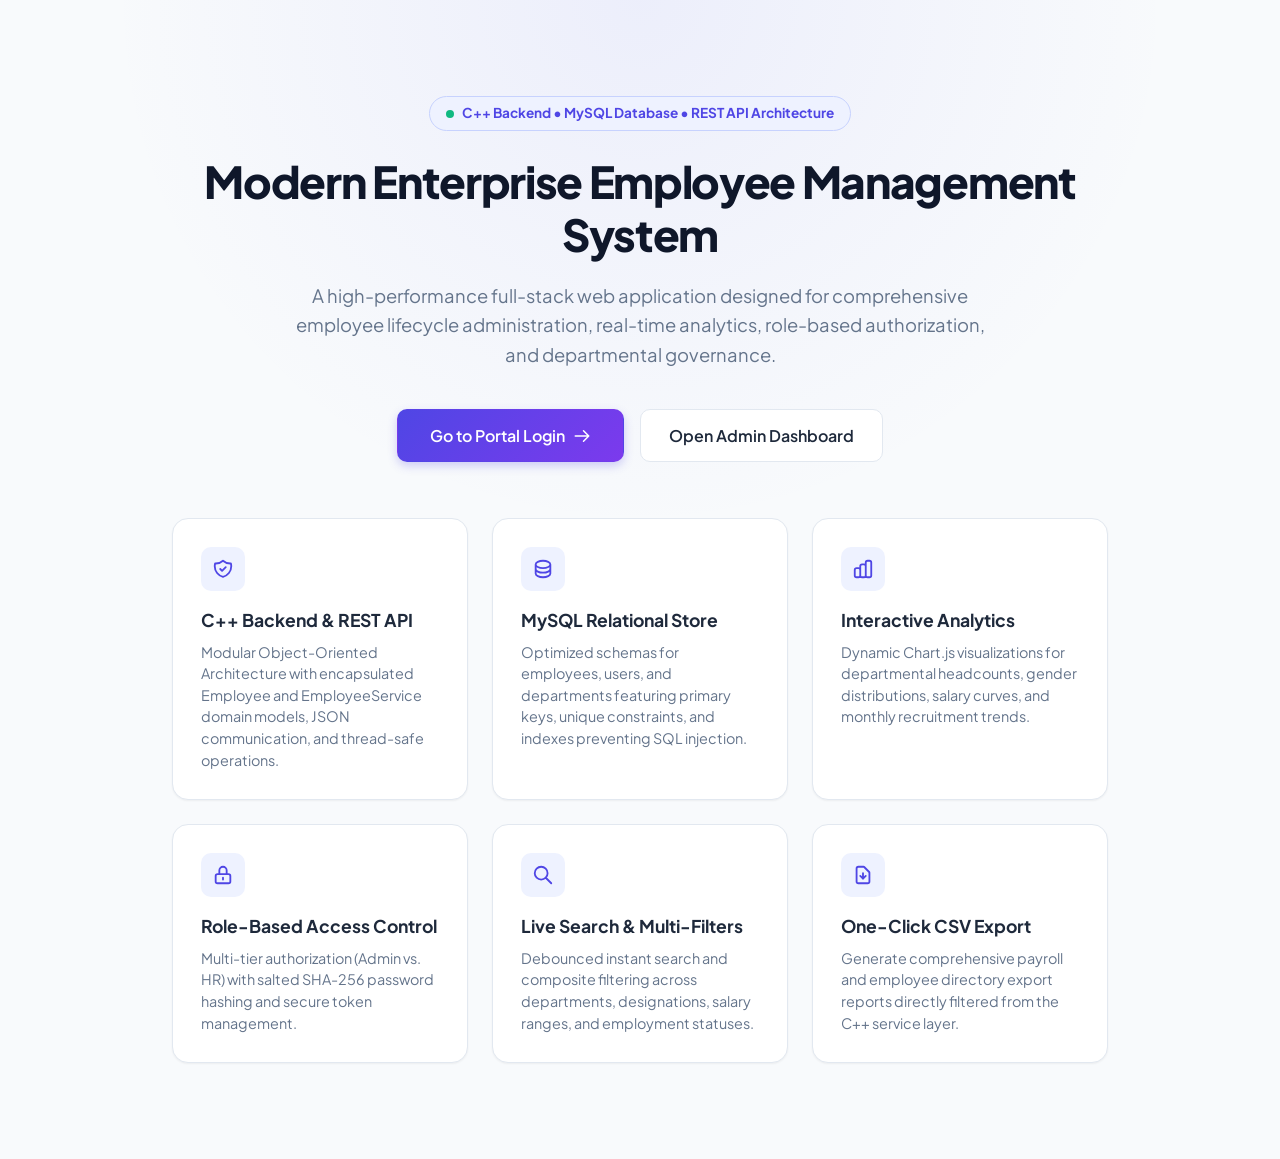
<file: EmployeeManagementSystem/frontend/index.html>
<!DOCTYPE html>
<html lang="en">
<head>
    <meta charset="UTF-8">
    <meta name="viewport" content="width=device-width, initial-scale=1.0">
    <title>Employee Management System - C++ & MySQL Full-Stack Enterprise Platform</title>
    <meta name="description" content="Professional Full-Stack Employee Management System built with C++, REST API, MySQL, and modern frontend.">
    <!-- Google Fonts -->
    <link rel="preconnect" href="https://fonts.googleapis.com">
    <link rel="preconnect" href="https://fonts.gstatic.com" crossorigin>
    <link href="https://fonts.googleapis.com/css2?family=Plus+Jakarta+Sans:wght@400;500;600;700;800&display=swap" rel="stylesheet">
    <link rel="stylesheet" href="css/style.css">
    <style>
        .landing-hero {
            max-width: 1000px;
            margin: 4rem auto;
            text-align: center;
            padding: 2rem;
        }
        .hero-badge {
            display: inline-flex;
            align-items: center;
            gap: 0.5rem;
            padding: 0.4rem 1rem;
            border-radius: var(--radius-full);
            background: var(--primary-light);
            color: var(--primary);
            font-size: 0.85rem;
            font-weight: 700;
            margin-bottom: 1.5rem;
            border: 1px solid #c7d2fe;
        }
        .hero-title {
            font-size: 2.75rem;
            font-weight: 800;
            letter-spacing: -0.03em;
            line-height: 1.2;
            margin-bottom: 1.25rem;
            color: var(--dark);
        }
        .hero-subtitle {
            font-size: 1.15rem;
            color: var(--text-secondary);
            max-width: 720px;
            margin: 0 auto 2.5rem auto;
            line-height: 1.6;
        }
        .hero-buttons {
            display: flex;
            justify-content: center;
            gap: 1rem;
            margin-bottom: 3.5rem;
            flex-wrap: wrap;
        }
        .features-grid {
            display: grid;
            grid-template-columns: repeat(auto-fit, minmax(280px, 1fr));
            gap: 1.5rem;
            text-align: left;
            margin-top: 2rem;
        }
        .feature-card {
            background: #ffffff;
            border: 1px solid var(--border-color);
            border-radius: var(--radius-lg);
            padding: 1.75rem;
            box-shadow: var(--shadow-sm);
            transition: transform var(--transition-fast), box-shadow var(--transition-fast);
        }
        .feature-card:hover {
            transform: translateY(-4px);
            box-shadow: var(--shadow-md);
        }
        .feature-icon {
            width: 44px;
            height: 44px;
            border-radius: var(--radius-md);
            background: var(--primary-light);
            color: var(--primary);
            display: flex;
            align-items: center;
            justify-content: center;
            margin-bottom: 1rem;
        }
    </style>
</head>
<body style="background: radial-gradient(circle at 50% 0%, rgba(99, 102, 241, 0.08), transparent 40%), var(--bg-page);">

    <div class="landing-hero">
        <div class="hero-badge">
            <span style="display:inline-block; width:8px; height:8px; border-radius:50%; background:#10b981;"></span>
            C++ Backend &bull; MySQL Database &bull; REST API Architecture
        </div>
        <h1 class="hero-title">Modern Enterprise Employee Management System</h1>
        <p class="hero-subtitle">
            A high-performance full-stack web application designed for comprehensive employee lifecycle administration, real-time analytics, role-based authorization, and departmental governance.
        </p>

        <div class="hero-buttons">
            <a href="login.html" class="btn btn-primary" style="padding: 0.85rem 2rem; font-size: 1rem;">
                Go to Portal Login
                <svg width="18" height="18" fill="none" stroke="currentColor" viewBox="0 0 24 24"><path stroke-linecap="round" stroke-linejoin="round" stroke-width="2" d="M14 5l7 7m0 0l-7 7m7-7H3"></path></svg>
            </a>
            <a href="dashboard.html" class="btn btn-secondary" style="padding: 0.85rem 1.75rem; font-size: 1rem;">
                Open Admin Dashboard
            </a>
        </div>

        <div class="features-grid">
            <div class="feature-card">
                <div class="feature-icon">
                    <svg width="22" height="22" fill="none" stroke="currentColor" viewBox="0 0 24 24"><path stroke-linecap="round" stroke-linejoin="round" stroke-width="2" d="M9 12l2 2 4-4m5.618-4.016A11.955 11.955 0 0112 2.944a11.955 11.955 0 01-8.618 3.04A12.02 12.02 0 003 9c0 5.591 3.824 10.29 9 11.622 5.176-1.332 9-6.03 9-11.622 0-1.042-.133-2.052-.382-3.016z"></path></svg>
                </div>
                <h3 style="font-size: 1.1rem; margin-bottom: 0.5rem;">C++ Backend & REST API</h3>
                <p style="color: var(--text-secondary); font-size: 0.9rem;">
                    Modular Object-Oriented Architecture with encapsulated Employee and EmployeeService domain models, JSON communication, and thread-safe operations.
                </p>
            </div>

            <div class="feature-card">
                <div class="feature-icon">
                    <svg width="22" height="22" fill="none" stroke="currentColor" viewBox="0 0 24 24"><path stroke-linecap="round" stroke-linejoin="round" stroke-width="2" d="M4 7v10c0 2.21 3.582 4 8 4s8-1.79 8-4V7M4 7c0 2.21 3.582 4 8 4s8-1.79 8-4M4 7c0-2.21 3.582-4 8-4s8 1.79 8 4m0 5c0 2.21-3.582 4-8 4s-8-1.79-8-4"></path></svg>
                </div>
                <h3 style="font-size: 1.1rem; margin-bottom: 0.5rem;">MySQL Relational Store</h3>
                <p style="color: var(--text-secondary); font-size: 0.9rem;">
                    Optimized schemas for employees, users, and departments featuring primary keys, unique constraints, and indexes preventing SQL injection.
                </p>
            </div>

            <div class="feature-card">
                <div class="feature-icon">
                    <svg width="22" height="22" fill="none" stroke="currentColor" viewBox="0 0 24 24"><path stroke-linecap="round" stroke-linejoin="round" stroke-width="2" d="M9 19v-6a2 2 0 00-2-2H5a2 2 0 00-2 2v6a2 2 0 002 2h2a2 2 0 002-2zm0 0V9a2 2 0 012-2h2a2 2 0 012 2v10m-6 0a2 2 0 002 2h2a2 2 0 002-2m0 0V5a2 2 0 012-2h2a2 2 0 012 2v14a2 2 0 01-2 2h-2a2 2 0 01-2-2z"></path></svg>
                </div>
                <h3 style="font-size: 1.1rem; margin-bottom: 0.5rem;">Interactive Analytics</h3>
                <p style="color: var(--text-secondary); font-size: 0.9rem;">
                    Dynamic Chart.js visualizations for departmental headcounts, gender distributions, salary curves, and monthly recruitment trends.
                </p>
            </div>

            <div class="feature-card">
                <div class="feature-icon">
                    <svg width="22" height="22" fill="none" stroke="currentColor" viewBox="0 0 24 24"><path stroke-linecap="round" stroke-linejoin="round" stroke-width="2" d="M12 15v2m-6 4h12a2 2 0 002-2v-6a2 2 0 00-2-2H6a2 2 0 00-2 2v6a2 2 0 002 2zm10-10V7a4 4 0 00-8 0v4h8z"></path></svg>
                </div>
                <h3 style="font-size: 1.1rem; margin-bottom: 0.5rem;">Role-Based Access Control</h3>
                <p style="color: var(--text-secondary); font-size: 0.9rem;">
                    Multi-tier authorization (Admin vs. HR) with salted SHA-256 password hashing and secure token management.
                </p>
            </div>

            <div class="feature-card">
                <div class="feature-icon">
                    <svg width="22" height="22" fill="none" stroke="currentColor" viewBox="0 0 24 24"><path stroke-linecap="round" stroke-linejoin="round" stroke-width="2" d="M21 21l-6-6m2-5a7 7 0 11-14 0 7 7 0 0114 0z"></path></svg>
                </div>
                <h3 style="font-size: 1.1rem; margin-bottom: 0.5rem;">Live Search & Multi-Filters</h3>
                <p style="color: var(--text-secondary); font-size: 0.9rem;">
                    Debounced instant search and composite filtering across departments, designations, salary ranges, and employment statuses.
                </p>
            </div>

            <div class="feature-card">
                <div class="feature-icon">
                    <svg width="22" height="22" fill="none" stroke="currentColor" viewBox="0 0 24 24"><path stroke-linecap="round" stroke-linejoin="round" stroke-width="2" d="M12 10v6m0 0l-3-3m3 3l3-3m2 8H7a2 2 0 01-2-2V5a2 2 0 012-2h5.586a1 1 0 01.707.293l5.414 5.414a1 1 0 01.293.707V19a2 2 0 01-2 2z"></path></svg>
                </div>
                <h3 style="font-size: 1.1rem; margin-bottom: 0.5rem;">One-Click CSV Export</h3>
                <p style="color: var(--text-secondary); font-size: 0.9rem;">
                    Generate comprehensive payroll and employee directory export reports directly filtered from the C++ service layer.
                </p>
            </div>
        </div>
    </div>

    <script src="js/api.js"></script>
    <script>
        // If already logged in, redirect straight to dashboard
        if (api.getToken() && api.getCurrentUser()) {
            window.location.href = "dashboard.html";
        }
    </script>
</body>
</html>
</file>
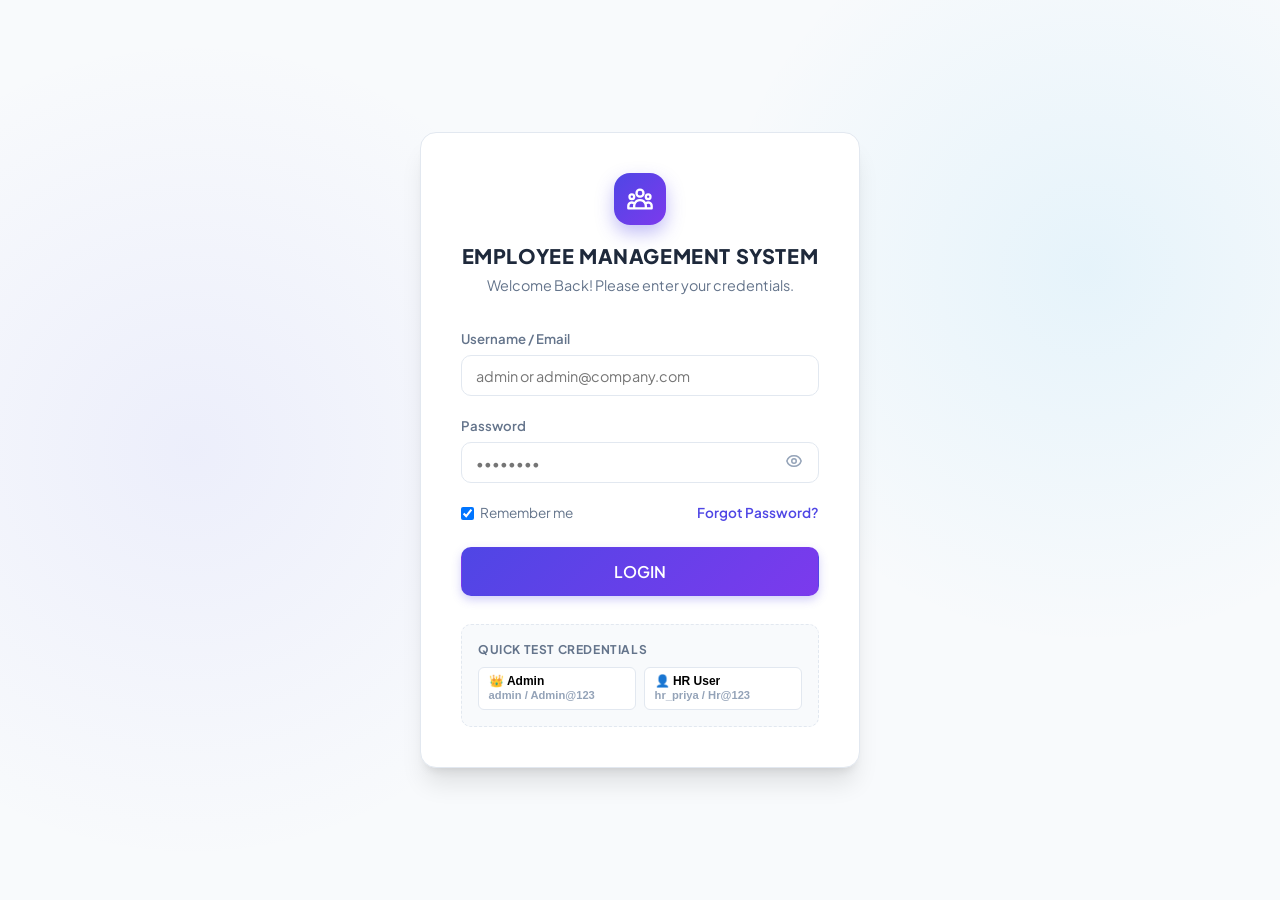
<file: EmployeeManagementSystem/frontend/add-employee.html>
<!DOCTYPE html>
<html lang="en">
<head>
    <meta charset="UTF-8">
    <meta name="viewport" content="width=device-width, initial-scale=1.0">
    <title>Add Employee - Employee Management System</title>
    <meta name="description" content="Register a new employee into the system.">
    <!-- Google Fonts -->
    <link rel="preconnect" href="https://fonts.googleapis.com">
    <link rel="preconnect" href="https://fonts.gstatic.com" crossorigin>
    <link href="https://fonts.googleapis.com/css2?family=Plus+Jakarta+Sans:wght@400;500;600;700;800&display=swap" rel="stylesheet">
    <link rel="stylesheet" href="css/style.css">
</head>
<body>

    <div class="app-container">
        <!-- Sidebar Navigation -->
        <aside class="sidebar" id="app-sidebar">
            <div class="sidebar-header">
                <div class="sidebar-logo-icon">EMS</div>
                <div>
                    <div class="sidebar-brand-name">ApexEMS</div>
                    <div class="sidebar-brand-sub">Management Suite</div>
                </div>
            </div>

            <nav class="sidebar-menu">
                <div class="sidebar-section-title">Navigation</div>
                <a href="dashboard.html" class="sidebar-link">
                    <svg fill="none" stroke="currentColor" viewBox="0 0 24 24"><path stroke-linecap="round" stroke-linejoin="round" d="M3 12l2-2m0 0l7-7 7 7M5 10v10a1 1 0 001 1h3m10-11l2 2m-2-2v10a1 1 0 01-1 1h-3m-6 0a1 1 0 001-1v-4a1 1 0 011-1h2a1 1 0 011 1v4a1 1 0 001 1m-6 0h6"></path></svg>
                    Dashboard
                </a>
                <a href="employees.html" class="sidebar-link">
                    <svg fill="none" stroke="currentColor" viewBox="0 0 24 24"><path stroke-linecap="round" stroke-linejoin="round" d="M12 4.354a4 4 0 110 5.292M15 21H3v-1a6 6 0 0112 0v1zm0 0h6v-1a6 6 0 00-9-5.197M13 7a4 4 0 11-8 0 4 4 0 018 0z"></path></svg>
                    Employees
                </a>
                <a href="add-employee.html" class="sidebar-link active">
                    <svg fill="none" stroke="currentColor" viewBox="0 0 24 24"><path stroke-linecap="round" stroke-linejoin="round" d="M18 9v3m0 0v3m0-3h3m-3 0h-3m-2-5a4 4 0 11-8 0 4 4 0 018 0zM3 20a6 6 0 0112 0v1H3v-1z"></path></svg>
                    Add Employee
                </a>
                <a href="departments.html" class="sidebar-link">
                    <svg fill="none" stroke="currentColor" viewBox="0 0 24 24"><path stroke-linecap="round" stroke-linejoin="round" d="M19 21V5a2 2 0 00-2-2H7a2 2 0 00-2 2v16m14 0h2m-2 0h-5m-9 0H3m2 0h5M9 7h1m-1 4h1m4-4h1m-1 4h1m-5 10v-5a1 1 0 011-1h2a1 1 0 011 1v5m-4 0h4"></path></svg>
                    Departments
                </a>
                <a href="reports.html" class="sidebar-link">
                    <svg fill="none" stroke="currentColor" viewBox="0 0 24 24"><path stroke-linecap="round" stroke-linejoin="round" d="M9 17v-2m3 2v-4m3 4v-6m2 10H7a2 2 0 01-2-2V5a2 2 0 012-2h5.586a1 1 0 01.707.293l5.414 5.414a1 1 0 01.293.707V19a2 2 0 01-2 2z"></path></svg>
                    Reports
                </a>

                <div class="sidebar-section-title" style="margin-top: 1rem;">System</div>
                <a href="settings.html" class="sidebar-link">
                    <svg fill="none" stroke="currentColor" viewBox="0 0 24 24"><path stroke-linecap="round" stroke-linejoin="round" d="M10.325 4.317c.426-1.756 2.924-1.756 3.35 0a1.724 1.724 0 002.573 1.066c1.543-.94 3.31.826 2.37 2.37a1.724 1.724 0 001.065 2.572c1.756.426 1.756 2.924 0 3.35a1.724 1.724 0 00-1.066 2.573c.94 1.543-.826 3.31-2.37 2.37a1.724 1.724 0 00-2.572 1.065c-.426 1.756-2.924 1.756-3.35 0a1.724 1.724 0 00-2.573-1.066c-1.543.94-3.31-.826-2.37-2.37a1.724 1.724 0 00-1.065-2.572c-1.756-.426-1.756-2.924 0-3.35a1.724 1.724 0 001.066-2.573c-.94-1.543.826-3.31 2.37-2.37.996.608 2.296.07 2.572-1.065z"></path><path stroke-linecap="round" stroke-linejoin="round" d="M15 12a3 3 0 11-6 0 3 3 0 016 0z"></path></svg>
                    Settings
                </a>
            </nav>

            <div class="sidebar-footer">
                <div class="user-profile-widget">
                    <div class="avatar" id="sidebar-avatar">AD</div>
                    <div class="user-profile-info">
                        <span class="user-profile-name" id="sidebar-username">Admin</span>
                        <span class="user-role-badge" id="sidebar-role">Admin</span>
                    </div>
                </div>
                <button class="btn-sidebar-logout" onclick="logout()" title="Logout">
                    <svg width="20" height="20" fill="none" stroke="currentColor" viewBox="0 0 24 24"><path stroke-linecap="round" stroke-linejoin="round" stroke-width="2" d="M17 16l4-4m0 0l-4-4m4 4H7m6 4v1a3 3 0 01-3 3H6a3 3 0 01-3-3V7a3 3 0 013-3h4a3 3 0 013 3v1"></path></svg>
                </button>
            </div>
        </aside>

        <!-- Main Content Area -->
        <main class="main-wrapper">
            <header class="top-header">
                <div class="header-left">
                    <button class="mobile-nav-toggle" aria-label="Toggle navigation">
                        <svg width="24" height="24" fill="none" stroke="currentColor" viewBox="0 0 24 24"><path stroke-linecap="round" stroke-linejoin="round" stroke-width="2" d="M4 6h16M4 12h16M4 18h16"></path></svg>
                    </button>
                    <h1 class="page-title">Add New Employee</h1>
                </div>
                <div class="header-right">
                    <a href="employees.html" class="btn btn-secondary" style="font-size:0.875rem;">
                        <svg width="16" height="16" fill="none" stroke="currentColor" viewBox="0 0 24 24"><path stroke-linecap="round" stroke-linejoin="round" stroke-width="2" d="M10 19l-7-7m0 0l7-7m-7 7h18"></path></svg>
                        Back to List
                    </a>
                </div>
            </header>

            <div class="content-body">
                <div class="table-card" style="max-width: 900px; margin: 0 auto; padding: 2.25rem;">
                    <div style="margin-bottom: 2rem; border-bottom: 1px solid var(--border-color); padding-bottom: 1rem;">
                        <h2 style="font-size: 1.25rem; font-weight: 700; color: var(--text-primary);">Employee Registration Form</h2>
                        <p style="font-size: 0.875rem; color: var(--text-secondary); margin-top: 0.25rem;">
                            Fill in all required fields to onboard a new employee into the system.
                        </p>
                    </div>

                    <form id="add-employee-form">
                        <div style="display: grid; grid-template-columns: repeat(auto-fit, minmax(250px, 1fr)); gap: 1.5rem; margin-bottom: 1.75rem;">
                            <!-- Employee ID -->
                            <div class="form-group">
                                <label for="add-emp-id" class="form-label">Employee ID <span style="color:var(--danger);">*</span></label>
                                <input type="text" id="add-emp-id" class="form-control" placeholder="e.g. EMP120" required>
                                <span style="font-size:0.75rem; color:var(--text-muted);">Must be unique across the organization.</span>
                            </div>

                            <!-- Full Name -->
                            <div class="form-group">
                                <label for="add-emp-name" class="form-label">Full Name <span style="color:var(--danger);">*</span></label>
                                <input type="text" id="add-emp-name" class="form-control" placeholder="e.g. Rahul Sharma" required minlength="2">
                            </div>

                            <!-- Age -->
                            <div class="form-group">
                                <label for="add-emp-age" class="form-label">Age <span style="color:var(--danger);">*</span></label>
                                <input type="number" id="add-emp-age" class="form-control" placeholder="28" min="18" max="75" required>
                            </div>

                            <!-- Gender -->
                            <div class="form-group">
                                <label for="add-emp-gender" class="form-label">Gender <span style="color:var(--danger);">*</span></label>
                                <select id="add-emp-gender" class="form-control" required>
                                    <option value="Male">Male</option>
                                    <option value="Female">Female</option>
                                    <option value="Other">Other</option>
                                </select>
                            </div>

                            <!-- Email -->
                            <div class="form-group">
                                <label for="add-emp-email" class="form-label">Email Address <span style="color:var(--danger);">*</span></label>
                                <input type="email" id="add-emp-email" class="form-control" placeholder="rahul@company.com" required>
                            </div>

                            <!-- Phone -->
                            <div class="form-group">
                                <label for="add-emp-phone" class="form-label">Phone Number <span style="color:var(--danger);">*</span></label>
                                <input type="tel" id="add-emp-phone" class="form-control" placeholder="9876543210" required>
                            </div>

                            <!-- Department -->
                            <div class="form-group">
                                <label for="add-emp-department" class="form-label">Department <span style="color:var(--danger);">*</span></label>
                                <select id="add-emp-department" class="form-control" required>
                                    <!-- Populated from database -->
                                </select>
                            </div>

                            <!-- Designation -->
                            <div class="form-group">
                                <label for="add-emp-designation" class="form-label">Designation <span style="color:var(--danger);">*</span></label>
                                <input type="text" id="add-emp-designation" class="form-control" placeholder="e.g. Senior Software Engineer" required>
                            </div>

                            <!-- Salary -->
                            <div class="form-group">
                                <label for="add-emp-salary" class="form-label">Monthly Salary (₹) <span style="color:var(--danger);">*</span></label>
                                <input type="number" id="add-emp-salary" class="form-control" placeholder="65000" min="1" step="100" required>
                            </div>

                            <!-- Joining Date -->
                            <div class="form-group">
                                <label for="add-emp-joining-date" class="form-label">Joining Date <span style="color:var(--danger);">*</span></label>
                                <input type="date" id="add-emp-joining-date" class="form-control" required>
                            </div>

                            <!-- Employment Status -->
                            <div class="form-group">
                                <label for="add-emp-status" class="form-label">Employment Status <span style="color:var(--danger);">*</span></label>
                                <select id="add-emp-status" class="form-control" required>
                                    <option value="Active">Active</option>
                                    <option value="Inactive">Inactive</option>
                                    <option value="On Leave">On Leave</option>
                                </select>
                            </div>
                        </div>

                        <!-- Address -->
                        <div class="form-group" style="margin-bottom: 2rem;">
                            <label for="add-emp-address" class="form-label">Residential Address</label>
                            <textarea id="add-emp-address" class="form-control" rows="3" placeholder="Enter complete address details..."></textarea>
                        </div>

                        <!-- Form Actions -->
                        <div style="display:flex; justify-content: flex-end; gap: 1rem; border-top: 1px solid var(--border-color); padding-top: 1.5rem;">
                            <a href="employees.html" class="btn btn-secondary">Cancel</a>
                            <button type="submit" id="btn-submit-add-emp" class="btn btn-primary" style="padding: 0.75rem 2rem;">
                                Add Employee
                            </button>
                        </div>
                    </form>
                </div>
            </div>
        </main>
    </div>

    <script src="js/api.js"></script>
    <script src="js/auth.js"></script>
    <script src="js/employees.js"></script>
    <script>
        requireAuth();
        document.addEventListener("DOMContentLoaded", () => {
            initAddEmployee();
        });
    </script>
</body>
</html>
</file>
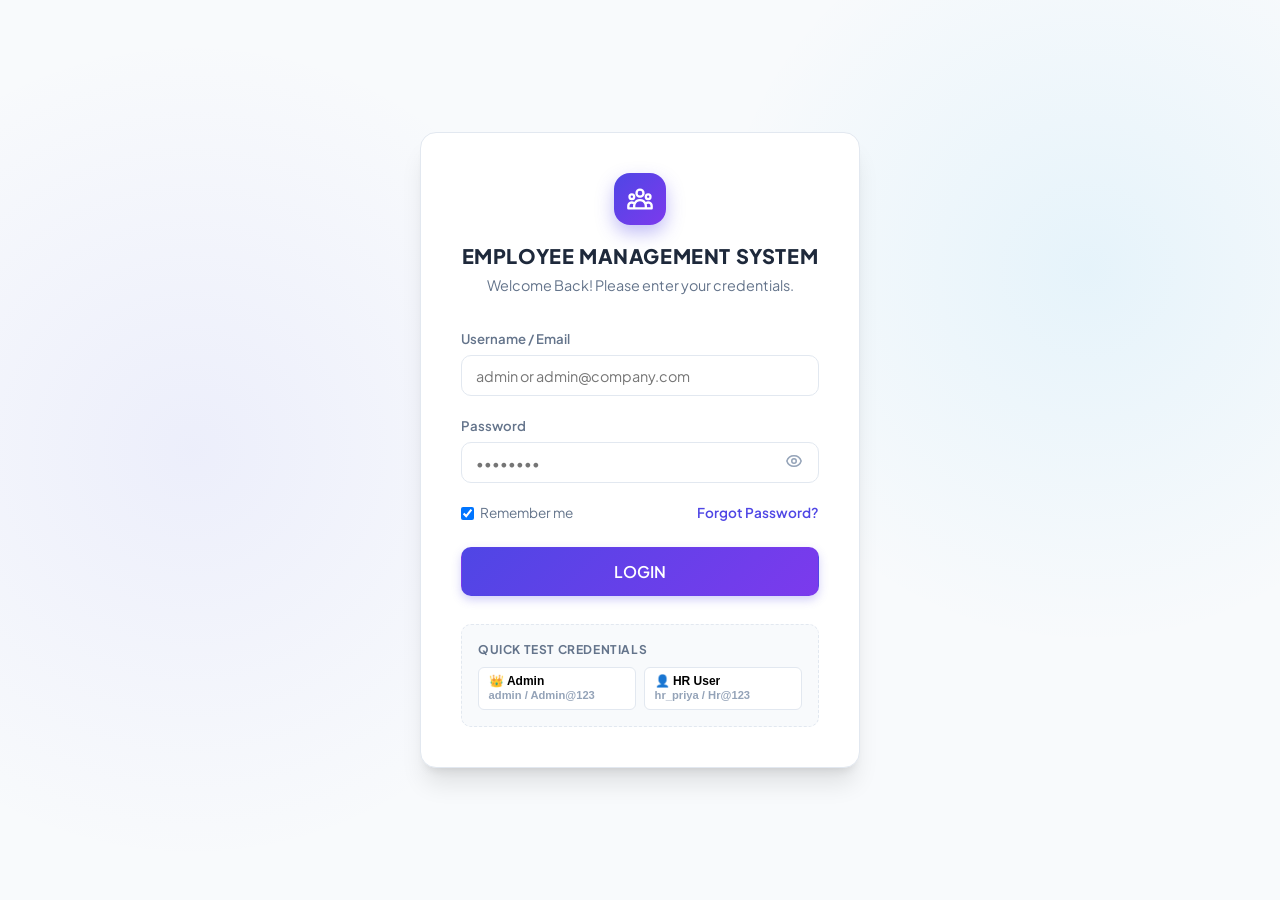
<file: EmployeeManagementSystem/frontend/departments.html>
<!DOCTYPE html>
<html lang="en">
<head>
    <meta charset="UTF-8">
    <meta name="viewport" content="width=device-width, initial-scale=1.0">
    <title>Departments - Employee Management System</title>
    <meta name="description" content="Manage corporate departments and staffing allocations.">
    <!-- Google Fonts -->
    <link rel="preconnect" href="https://fonts.googleapis.com">
    <link rel="preconnect" href="https://fonts.gstatic.com" crossorigin>
    <link href="https://fonts.googleapis.com/css2?family=Plus+Jakarta+Sans:wght@400;500;600;700;800&display=swap" rel="stylesheet">
    <link rel="stylesheet" href="css/style.css">
</head>
<body>

    <div class="app-container">
        <!-- Sidebar Navigation -->
        <aside class="sidebar" id="app-sidebar">
            <div class="sidebar-header">
                <div class="sidebar-logo-icon">EMS</div>
                <div>
                    <div class="sidebar-brand-name">ApexEMS</div>
                    <div class="sidebar-brand-sub">Management Suite</div>
                </div>
            </div>

            <nav class="sidebar-menu">
                <div class="sidebar-section-title">Navigation</div>
                <a href="dashboard.html" class="sidebar-link">
                    <svg fill="none" stroke="currentColor" viewBox="0 0 24 24"><path stroke-linecap="round" stroke-linejoin="round" d="M3 12l2-2m0 0l7-7 7 7M5 10v10a1 1 0 001 1h3m10-11l2 2m-2-2v10a1 1 0 01-1 1h-3m-6 0a1 1 0 001-1v-4a1 1 0 011-1h2a1 1 0 011 1v4a1 1 0 001 1m-6 0h6"></path></svg>
                    Dashboard
                </a>
                <a href="employees.html" class="sidebar-link">
                    <svg fill="none" stroke="currentColor" viewBox="0 0 24 24"><path stroke-linecap="round" stroke-linejoin="round" d="M12 4.354a4 4 0 110 5.292M15 21H3v-1a6 6 0 0112 0v1zm0 0h6v-1a6 6 0 00-9-5.197M13 7a4 4 0 11-8 0 4 4 0 018 0z"></path></svg>
                    Employees
                </a>
                <a href="add-employee.html" class="sidebar-link">
                    <svg fill="none" stroke="currentColor" viewBox="0 0 24 24"><path stroke-linecap="round" stroke-linejoin="round" d="M18 9v3m0 0v3m0-3h3m-3 0h-3m-2-5a4 4 0 11-8 0 4 4 0 018 0zM3 20a6 6 0 0112 0v1H3v-1z"></path></svg>
                    Add Employee
                </a>
                <a href="departments.html" class="sidebar-link active">
                    <svg fill="none" stroke="currentColor" viewBox="0 0 24 24"><path stroke-linecap="round" stroke-linejoin="round" d="M19 21V5a2 2 0 00-2-2H7a2 2 0 00-2 2v16m14 0h2m-2 0h-5m-9 0H3m2 0h5M9 7h1m-1 4h1m4-4h1m-1 4h1m-5 10v-5a1 1 0 011-1h2a1 1 0 011 1v5m-4 0h4"></path></svg>
                    Departments
                </a>
                <a href="reports.html" class="sidebar-link">
                    <svg fill="none" stroke="currentColor" viewBox="0 0 24 24"><path stroke-linecap="round" stroke-linejoin="round" d="M9 17v-2m3 2v-4m3 4v-6m2 10H7a2 2 0 01-2-2V5a2 2 0 012-2h5.586a1 1 0 01.707.293l5.414 5.414a1 1 0 01.293.707V19a2 2 0 01-2 2z"></path></svg>
                    Reports
                </a>

                <div class="sidebar-section-title" style="margin-top: 1rem;">System</div>
                <a href="settings.html" class="sidebar-link">
                    <svg fill="none" stroke="currentColor" viewBox="0 0 24 24"><path stroke-linecap="round" stroke-linejoin="round" d="M10.325 4.317c.426-1.756 2.924-1.756 3.35 0a1.724 1.724 0 002.573 1.066c1.543-.94 3.31.826 2.37 2.37a1.724 1.724 0 001.065 2.572c1.756.426 1.756 2.924 0 3.35a1.724 1.724 0 00-1.066 2.573c.94 1.543-.826 3.31-2.37 2.37a1.724 1.724 0 00-2.572 1.065c-.426 1.756-2.924 1.756-3.35 0a1.724 1.724 0 00-2.573-1.066c-1.543.94-3.31-.826-2.37-2.37a1.724 1.724 0 00-1.065-2.572c-1.756-.426-1.756-2.924 0-3.35a1.724 1.724 0 001.066-2.573c-.94-1.543.826-3.31 2.37-2.37.996.608 2.296.07 2.572-1.065z"></path><path stroke-linecap="round" stroke-linejoin="round" d="M15 12a3 3 0 11-6 0 3 3 0 016 0z"></path></svg>
                    Settings
                </a>
            </nav>

            <div class="sidebar-footer">
                <div class="user-profile-widget">
                    <div class="avatar" id="sidebar-avatar">AD</div>
                    <div class="user-profile-info">
                        <span class="user-profile-name" id="sidebar-username">Admin</span>
                        <span class="user-role-badge" id="sidebar-role">Admin</span>
                    </div>
                </div>
                <button class="btn-sidebar-logout" onclick="logout()" title="Logout">
                    <svg width="20" height="20" fill="none" stroke="currentColor" viewBox="0 0 24 24"><path stroke-linecap="round" stroke-linejoin="round" stroke-width="2" d="M17 16l4-4m0 0l-4-4m4 4H7m6 4v1a3 3 0 01-3 3H6a3 3 0 01-3-3V7a3 3 0 013-3h4a3 3 0 013 3v1"></path></svg>
                </button>
            </div>
        </aside>

        <!-- Main Content Area -->
        <main class="main-wrapper">
            <header class="top-header">
                <div class="header-left">
                    <button class="mobile-nav-toggle" aria-label="Toggle navigation">
                        <svg width="24" height="24" fill="none" stroke="currentColor" viewBox="0 0 24 24"><path stroke-linecap="round" stroke-linejoin="round" stroke-width="2" d="M4 6h16M4 12h16M4 18h16"></path></svg>
                    </button>
                    <h1 class="page-title">Department Management</h1>
                </div>
                <div class="header-right">
                    <button class="btn btn-primary" onclick="openAddDeptModal()">
                        <svg width="18" height="18" fill="none" stroke="currentColor" viewBox="0 0 24 24"><path stroke-linecap="round" stroke-linejoin="round" stroke-width="2" d="M12 4v16m8-8H4"></path></svg>
                        Add Department
                    </button>
                </div>
            </header>

            <div class="content-body">
                <div class="table-card">
                    <div class="table-header-bar">
                        <h2 class="table-title">Configured Business Units</h2>
                    </div>
                    <div class="table-responsive">
                        <table class="custom-table">
                            <thead>
                                <tr>
                                    <th>ID</th>
                                    <th>Department Name</th>
                                    <th>Description</th>
                                    <th>Assigned Employees</th>
                                    <th>Actions</th>
                                </tr>
                            </thead>
                            <tbody id="departments-table-body">
                                <tr><td colspan="5" class="table-loading-overlay"><div class="spinner spinner-dark"></div>Loading departments...</td></tr>
                            </tbody>
                        </table>
                    </div>
                </div>
            </div>
        </main>
    </div>

    <!-- Add Department Modal -->
    <div class="modal-overlay" id="add-dept-modal">
        <div class="modal-content sm">
            <div class="modal-header">
                <h3 class="modal-title">Add Department</h3>
                <button class="modal-close" onclick="closeAddDeptModal()">&times;</button>
            </div>
            <form onsubmit="submitAddDepartment(event)">
                <div class="modal-body">
                    <div class="form-group" style="margin-bottom: 1.25rem;">
                        <label for="add-dept-name" class="form-label">Department Name <span style="color:var(--danger);">*</span></label>
                        <input type="text" id="add-dept-name" class="form-control" placeholder="e.g. Research & Development" required>
                    </div>
                    <div class="form-group">
                        <label for="add-dept-desc" class="form-label">Description</label>
                        <textarea id="add-dept-desc" class="form-control" rows="3" placeholder="Brief description of the department's mandate..."></textarea>
                    </div>
                </div>
                <div class="modal-footer">
                    <button type="button" class="btn btn-secondary" onclick="closeAddDeptModal()">Cancel</button>
                    <button type="submit" class="btn btn-primary">Create Department</button>
                </div>
            </form>
        </div>
    </div>

    <!-- Edit Department Modal -->
    <div class="modal-overlay" id="edit-dept-modal">
        <div class="modal-content sm">
            <div class="modal-header">
                <h3 class="modal-title">Edit Department</h3>
                <button class="modal-close" onclick="closeEditDeptModal()">&times;</button>
            </div>
            <form onsubmit="submitEditDepartment(event)">
                <div class="modal-body">
                    <div class="form-group" style="margin-bottom: 1.25rem;">
                        <label for="edit-dept-name" class="form-label">Department Name <span style="color:var(--danger);">*</span></label>
                        <input type="text" id="edit-dept-name" class="form-control" required>
                    </div>
                    <div class="form-group">
                        <label for="edit-dept-desc" class="form-label">Description</label>
                        <textarea id="edit-dept-desc" class="form-control" rows="3"></textarea>
                    </div>
                </div>
                <div class="modal-footer">
                    <button type="button" class="btn btn-secondary" onclick="closeEditDeptModal()">Cancel</button>
                    <button type="submit" class="btn btn-primary">Save Changes</button>
                </div>
            </form>
        </div>
    </div>

    <script src="js/api.js"></script>
    <script src="js/auth.js"></script>
    <script src="js/departments.js"></script>
    <script>
        requireAuth();
        document.addEventListener("DOMContentLoaded", () => {
            loadDepartments();
        });
    </script>
</body>
</html>
</file>
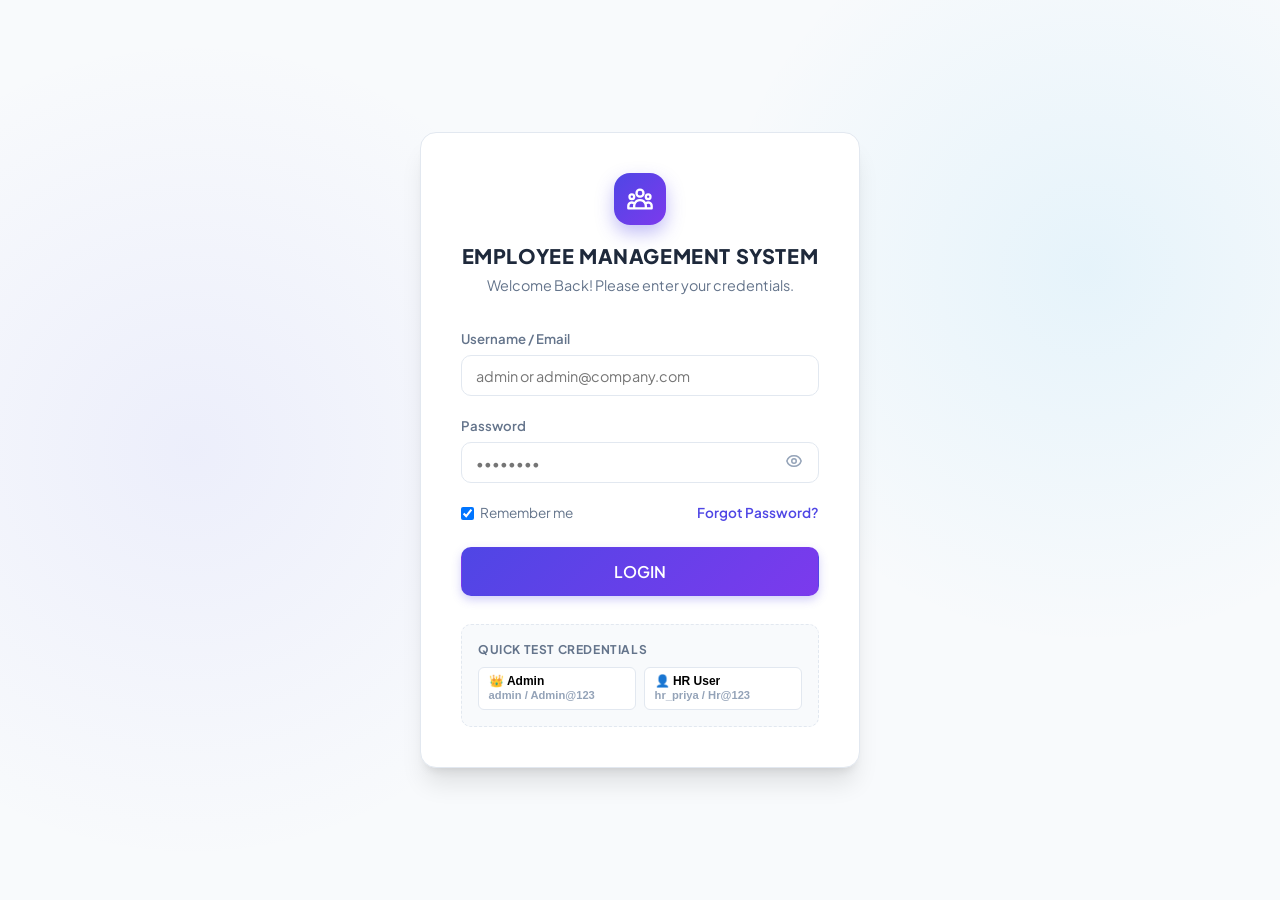
<file: EmployeeManagementSystem/frontend/edit-employee.html>
<!DOCTYPE html>
<html lang="en">
<head>
    <meta charset="UTF-8">
    <meta name="viewport" content="width=device-width, initial-scale=1.0">
    <title>Edit Employee - Employee Management System</title>
    <meta name="description" content="Update existing employee profile and compensation records.">
    <!-- Google Fonts -->
    <link rel="preconnect" href="https://fonts.googleapis.com">
    <link rel="preconnect" href="https://fonts.gstatic.com" crossorigin>
    <link href="https://fonts.googleapis.com/css2?family=Plus+Jakarta+Sans:wght@400;500;600;700;800&display=swap" rel="stylesheet">
    <link rel="stylesheet" href="css/style.css">
</head>
<body>

    <div class="app-container">
        <!-- Sidebar Navigation -->
        <aside class="sidebar" id="app-sidebar">
            <div class="sidebar-header">
                <div class="sidebar-logo-icon">EMS</div>
                <div>
                    <div class="sidebar-brand-name">ApexEMS</div>
                    <div class="sidebar-brand-sub">Management Suite</div>
                </div>
            </div>

            <nav class="sidebar-menu">
                <div class="sidebar-section-title">Navigation</div>
                <a href="dashboard.html" class="sidebar-link">
                    <svg fill="none" stroke="currentColor" viewBox="0 0 24 24"><path stroke-linecap="round" stroke-linejoin="round" d="M3 12l2-2m0 0l7-7 7 7M5 10v10a1 1 0 001 1h3m10-11l2 2m-2-2v10a1 1 0 01-1 1h-3m-6 0a1 1 0 001-1v-4a1 1 0 011-1h2a1 1 0 011 1v4a1 1 0 001 1m-6 0h6"></path></svg>
                    Dashboard
                </a>
                <a href="employees.html" class="sidebar-link active">
                    <svg fill="none" stroke="currentColor" viewBox="0 0 24 24"><path stroke-linecap="round" stroke-linejoin="round" d="M12 4.354a4 4 0 110 5.292M15 21H3v-1a6 6 0 0112 0v1zm0 0h6v-1a6 6 0 00-9-5.197M13 7a4 4 0 11-8 0 4 4 0 018 0z"></path></svg>
                    Employees
                </a>
                <a href="add-employee.html" class="sidebar-link">
                    <svg fill="none" stroke="currentColor" viewBox="0 0 24 24"><path stroke-linecap="round" stroke-linejoin="round" d="M18 9v3m0 0v3m0-3h3m-3 0h-3m-2-5a4 4 0 11-8 0 4 4 0 018 0zM3 20a6 6 0 0112 0v1H3v-1z"></path></svg>
                    Add Employee
                </a>
                <a href="departments.html" class="sidebar-link">
                    <svg fill="none" stroke="currentColor" viewBox="0 0 24 24"><path stroke-linecap="round" stroke-linejoin="round" d="M19 21V5a2 2 0 00-2-2H7a2 2 0 00-2 2v16m14 0h2m-2 0h-5m-9 0H3m2 0h5M9 7h1m-1 4h1m4-4h1m-1 4h1m-5 10v-5a1 1 0 011-1h2a1 1 0 011 1v5m-4 0h4"></path></svg>
                    Departments
                </a>
                <a href="reports.html" class="sidebar-link">
                    <svg fill="none" stroke="currentColor" viewBox="0 0 24 24"><path stroke-linecap="round" stroke-linejoin="round" d="M9 17v-2m3 2v-4m3 4v-6m2 10H7a2 2 0 01-2-2V5a2 2 0 012-2h5.586a1 1 0 01.707.293l5.414 5.414a1 1 0 01.293.707V19a2 2 0 01-2 2z"></path></svg>
                    Reports
                </a>

                <div class="sidebar-section-title" style="margin-top: 1rem;">System</div>
                <a href="settings.html" class="sidebar-link">
                    <svg fill="none" stroke="currentColor" viewBox="0 0 24 24"><path stroke-linecap="round" stroke-linejoin="round" d="M10.325 4.317c.426-1.756 2.924-1.756 3.35 0a1.724 1.724 0 002.573 1.066c1.543-.94 3.31.826 2.37 2.37a1.724 1.724 0 001.065 2.572c1.756.426 1.756 2.924 0 3.35a1.724 1.724 0 00-1.066 2.573c.94 1.543-.826 3.31-2.37 2.37a1.724 1.724 0 00-2.572 1.065c-.426 1.756-2.924 1.756-3.35 0a1.724 1.724 0 00-2.573-1.066c-1.543.94-3.31-.826-2.37-2.37a1.724 1.724 0 00-1.065-2.572c-1.756-.426-1.756-2.924 0-3.35a1.724 1.724 0 001.066-2.573c-.94-1.543.826-3.31 2.37-2.37.996.608 2.296.07 2.572-1.065z"></path><path stroke-linecap="round" stroke-linejoin="round" d="M15 12a3 3 0 11-6 0 3 3 0 016 0z"></path></svg>
                    Settings
                </a>
            </nav>

            <div class="sidebar-footer">
                <div class="user-profile-widget">
                    <div class="avatar" id="sidebar-avatar">AD</div>
                    <div class="user-profile-info">
                        <span class="user-profile-name" id="sidebar-username">Admin</span>
                        <span class="user-role-badge" id="sidebar-role">Admin</span>
                    </div>
                </div>
                <button class="btn-sidebar-logout" onclick="logout()" title="Logout">
                    <svg width="20" height="20" fill="none" stroke="currentColor" viewBox="0 0 24 24"><path stroke-linecap="round" stroke-linejoin="round" stroke-width="2" d="M17 16l4-4m0 0l-4-4m4 4H7m6 4v1a3 3 0 01-3 3H6a3 3 0 01-3-3V7a3 3 0 013-3h4a3 3 0 013 3v1"></path></svg>
                </button>
            </div>
        </aside>

        <!-- Main Content Area -->
        <main class="main-wrapper">
            <header class="top-header">
                <div class="header-left">
                    <button class="mobile-nav-toggle" aria-label="Toggle navigation">
                        <svg width="24" height="24" fill="none" stroke="currentColor" viewBox="0 0 24 24"><path stroke-linecap="round" stroke-linejoin="round" stroke-width="2" d="M4 6h16M4 12h16M4 18h16"></path></svg>
                    </button>
                    <h1 class="page-title">Edit Employee</h1>
                </div>
                <div class="header-right">
                    <a href="employees.html" class="btn btn-secondary" style="font-size:0.875rem;">
                        <svg width="16" height="16" fill="none" stroke="currentColor" viewBox="0 0 24 24"><path stroke-linecap="round" stroke-linejoin="round" stroke-width="2" d="M10 19l-7-7m0 0l7-7m-7 7h18"></path></svg>
                        Back to List
                    </a>
                </div>
            </header>

            <div class="content-body">
                <div class="table-card" style="max-width: 900px; margin: 0 auto; padding: 2.25rem;">
                    <div style="margin-bottom: 2rem; border-bottom: 1px solid var(--border-color); padding-bottom: 1rem;">
                        <h2 style="font-size: 1.25rem; font-weight: 700; color: var(--text-primary);">Update Employee Record</h2>
                        <p style="font-size: 0.875rem; color: var(--text-secondary); margin-top: 0.25rem;">
                            Employee ID is uniquely registered and immutable. Other attributes may be updated below.
                        </p>
                    </div>

                    <form id="edit-employee-form">
                        <div style="display: grid; grid-template-columns: repeat(auto-fit, minmax(250px, 1fr)); gap: 1.5rem; margin-bottom: 1.75rem;">
                            <!-- Employee ID (READ-ONLY as required by Section 12) -->
                            <div class="form-group">
                                <label class="form-label">Employee ID (Locked)</label>
                                <input type="text" id="edit-emp-id-display" class="form-control" style="background-color: #f1f5f9; cursor: not-allowed; font-weight:700;" readonly>
                                <span style="font-size:0.75rem; color:var(--text-muted);">Employee ID cannot be modified.</span>
                            </div>

                            <!-- Full Name -->
                            <div class="form-group">
                                <label for="edit-emp-name" class="form-label">Full Name <span style="color:var(--danger);">*</span></label>
                                <input type="text" id="edit-emp-name" class="form-control" required minlength="2">
                            </div>

                            <!-- Age -->
                            <div class="form-group">
                                <label for="edit-emp-age" class="form-label">Age <span style="color:var(--danger);">*</span></label>
                                <input type="number" id="edit-emp-age" class="form-control" min="18" max="75" required>
                            </div>

                            <!-- Gender -->
                            <div class="form-group">
                                <label for="edit-emp-gender" class="form-label">Gender <span style="color:var(--danger);">*</span></label>
                                <select id="edit-emp-gender" class="form-control" required>
                                    <option value="Male">Male</option>
                                    <option value="Female">Female</option>
                                    <option value="Other">Other</option>
                                </select>
                            </div>

                            <!-- Email -->
                            <div class="form-group">
                                <label for="edit-emp-email" class="form-label">Email Address <span style="color:var(--danger);">*</span></label>
                                <input type="email" id="edit-emp-email" class="form-control" required>
                            </div>

                            <!-- Phone -->
                            <div class="form-group">
                                <label for="edit-emp-phone" class="form-label">Phone Number <span style="color:var(--danger);">*</span></label>
                                <input type="tel" id="edit-emp-phone" class="form-control" required>
                            </div>

                            <!-- Department -->
                            <div class="form-group">
                                <label for="edit-emp-department" class="form-label">Department <span style="color:var(--danger);">*</span></label>
                                <select id="edit-emp-department" class="form-control" required>
                                    <!-- Populated dynamically -->
                                </select>
                            </div>

                            <!-- Designation -->
                            <div class="form-group">
                                <label for="edit-emp-designation" class="form-label">Designation <span style="color:var(--danger);">*</span></label>
                                <input type="text" id="edit-emp-designation" class="form-control" required>
                            </div>

                            <!-- Salary -->
                            <div class="form-group">
                                <label for="edit-emp-salary" class="form-label">Monthly Salary (₹) <span style="color:var(--danger);">*</span></label>
                                <input type="number" id="edit-emp-salary" class="form-control" min="1" step="100" required>
                            </div>

                            <!-- Joining Date -->
                            <div class="form-group">
                                <label for="edit-emp-joining-date" class="form-label">Joining Date <span style="color:var(--danger);">*</span></label>
                                <input type="date" id="edit-emp-joining-date" class="form-control" required>
                            </div>

                            <!-- Status -->
                            <div class="form-group">
                                <label for="edit-emp-status" class="form-label">Employment Status <span style="color:var(--danger);">*</span></label>
                                <select id="edit-emp-status" class="form-control" required>
                                    <option value="Active">Active</option>
                                    <option value="Inactive">Inactive</option>
                                    <option value="On Leave">On Leave</option>
                                </select>
                            </div>
                        </div>

                        <!-- Address -->
                        <div class="form-group" style="margin-bottom: 2rem;">
                            <label for="edit-emp-address" class="form-label">Residential Address</label>
                            <textarea id="edit-emp-address" class="form-control" rows="3"></textarea>
                        </div>

                        <!-- Actions -->
                        <div style="display:flex; justify-content: flex-end; gap: 1rem; border-top: 1px solid var(--border-color); padding-top: 1.5rem;">
                            <a href="employees.html" class="btn btn-secondary">Cancel</a>
                            <button type="submit" id="btn-submit-edit-emp" class="btn btn-primary" style="padding: 0.75rem 2rem;">
                                Save Changes
                            </button>
                        </div>
                    </form>
                </div>
            </div>
        </main>
    </div>

    <script src="js/api.js"></script>
    <script src="js/auth.js"></script>
    <script src="js/employees.js"></script>
    <script>
        requireAuth();
        document.addEventListener("DOMContentLoaded", () => {
            initEditEmployee();
        });
    </script>
</body>
</html>
</file>
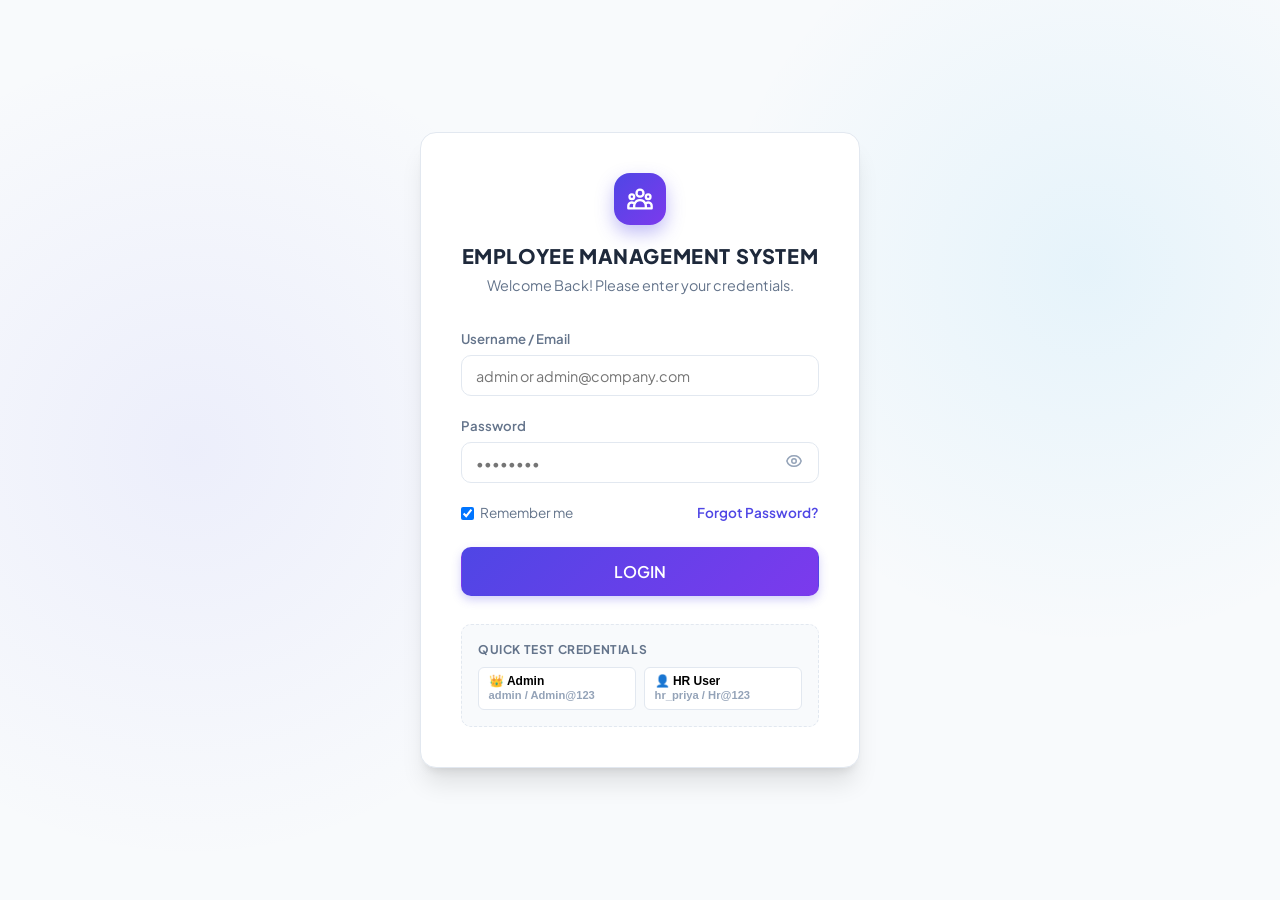
<file: EmployeeManagementSystem/frontend/employees.html>
<!DOCTYPE html>
<html lang="en">
<head>
    <meta charset="UTF-8">
    <meta name="viewport" content="width=device-width, initial-scale=1.0">
    <title>Employees Directory - Employee Management System</title>
    <meta name="description" content="View, search, filter, and manage employee records.">
    <!-- Google Fonts -->
    <link rel="preconnect" href="https://fonts.googleapis.com">
    <link rel="preconnect" href="https://fonts.gstatic.com" crossorigin>
    <link href="https://fonts.googleapis.com/css2?family=Plus+Jakarta+Sans:wght@400;500;600;700;800&display=swap" rel="stylesheet">
    <link rel="stylesheet" href="css/style.css">
</head>
<body>

    <div class="app-container">
        <!-- Sidebar Navigation -->
        <aside class="sidebar" id="app-sidebar">
            <div class="sidebar-header">
                <div class="sidebar-logo-icon">EMS</div>
                <div>
                    <div class="sidebar-brand-name">ApexEMS</div>
                    <div class="sidebar-brand-sub">Management Suite</div>
                </div>
            </div>

            <nav class="sidebar-menu">
                <div class="sidebar-section-title">Navigation</div>
                <a href="dashboard.html" class="sidebar-link">
                    <svg fill="none" stroke="currentColor" viewBox="0 0 24 24"><path stroke-linecap="round" stroke-linejoin="round" d="M3 12l2-2m0 0l7-7 7 7M5 10v10a1 1 0 001 1h3m10-11l2 2m-2-2v10a1 1 0 01-1 1h-3m-6 0a1 1 0 001-1v-4a1 1 0 011-1h2a1 1 0 011 1v4a1 1 0 001 1m-6 0h6"></path></svg>
                    Dashboard
                </a>
                <a href="employees.html" class="sidebar-link active">
                    <svg fill="none" stroke="currentColor" viewBox="0 0 24 24"><path stroke-linecap="round" stroke-linejoin="round" d="M12 4.354a4 4 0 110 5.292M15 21H3v-1a6 6 0 0112 0v1zm0 0h6v-1a6 6 0 00-9-5.197M13 7a4 4 0 11-8 0 4 4 0 018 0z"></path></svg>
                    Employees
                </a>
                <a href="add-employee.html" class="sidebar-link">
                    <svg fill="none" stroke="currentColor" viewBox="0 0 24 24"><path stroke-linecap="round" stroke-linejoin="round" d="M18 9v3m0 0v3m0-3h3m-3 0h-3m-2-5a4 4 0 11-8 0 4 4 0 018 0zM3 20a6 6 0 0112 0v1H3v-1z"></path></svg>
                    Add Employee
                </a>
                <a href="departments.html" class="sidebar-link">
                    <svg fill="none" stroke="currentColor" viewBox="0 0 24 24"><path stroke-linecap="round" stroke-linejoin="round" d="M19 21V5a2 2 0 00-2-2H7a2 2 0 00-2 2v16m14 0h2m-2 0h-5m-9 0H3m2 0h5M9 7h1m-1 4h1m4-4h1m-1 4h1m-5 10v-5a1 1 0 011-1h2a1 1 0 011 1v5m-4 0h4"></path></svg>
                    Departments
                </a>
                <a href="reports.html" class="sidebar-link">
                    <svg fill="none" stroke="currentColor" viewBox="0 0 24 24"><path stroke-linecap="round" stroke-linejoin="round" d="M9 17v-2m3 2v-4m3 4v-6m2 10H7a2 2 0 01-2-2V5a2 2 0 012-2h5.586a1 1 0 01.707.293l5.414 5.414a1 1 0 01.293.707V19a2 2 0 01-2 2z"></path></svg>
                    Reports
                </a>

                <div class="sidebar-section-title" style="margin-top: 1rem;">System</div>
                <a href="settings.html" class="sidebar-link">
                    <svg fill="none" stroke="currentColor" viewBox="0 0 24 24"><path stroke-linecap="round" stroke-linejoin="round" d="M10.325 4.317c.426-1.756 2.924-1.756 3.35 0a1.724 1.724 0 002.573 1.066c1.543-.94 3.31.826 2.37 2.37a1.724 1.724 0 001.065 2.572c1.756.426 1.756 2.924 0 3.35a1.724 1.724 0 00-1.066 2.573c.94 1.543-.826 3.31-2.37 2.37a1.724 1.724 0 00-2.572 1.065c-.426 1.756-2.924 1.756-3.35 0a1.724 1.724 0 00-2.573-1.066c-1.543.94-3.31-.826-2.37-2.37a1.724 1.724 0 00-1.065-2.572c-1.756-.426-1.756-2.924 0-3.35a1.724 1.724 0 001.066-2.573c-.94-1.543.826-3.31 2.37-2.37.996.608 2.296.07 2.572-1.065z"></path><path stroke-linecap="round" stroke-linejoin="round" d="M15 12a3 3 0 11-6 0 3 3 0 016 0z"></path></svg>
                    Settings
                </a>
            </nav>

            <div class="sidebar-footer">
                <div class="user-profile-widget">
                    <div class="avatar" id="sidebar-avatar">AD</div>
                    <div class="user-profile-info">
                        <span class="user-profile-name" id="sidebar-username">Admin</span>
                        <span class="user-role-badge" id="sidebar-role">Admin</span>
                    </div>
                </div>
                <button class="btn-sidebar-logout" onclick="logout()" title="Logout">
                    <svg width="20" height="20" fill="none" stroke="currentColor" viewBox="0 0 24 24"><path stroke-linecap="round" stroke-linejoin="round" stroke-width="2" d="M17 16l4-4m0 0l-4-4m4 4H7m6 4v1a3 3 0 01-3 3H6a3 3 0 01-3-3V7a3 3 0 013-3h4a3 3 0 013 3v1"></path></svg>
                </button>
            </div>
        </aside>

        <!-- Main Content Area -->
        <main class="main-wrapper">
            <header class="top-header">
                <div class="header-left">
                    <button class="mobile-nav-toggle" aria-label="Toggle navigation">
                        <svg width="24" height="24" fill="none" stroke="currentColor" viewBox="0 0 24 24"><path stroke-linecap="round" stroke-linejoin="round" stroke-width="2" d="M4 6h16M4 12h16M4 18h16"></path></svg>
                    </button>
                    <h1 class="page-title">Employees Directory</h1>
                </div>
                <div class="header-right">
                    <button class="btn btn-secondary" onclick="exportCsv()" style="font-size:0.85rem; padding:0.5rem 0.9rem;">
                        <svg width="16" height="16" fill="none" stroke="currentColor" viewBox="0 0 24 24"><path stroke-linecap="round" stroke-linejoin="round" stroke-width="2" d="M12 10v6m0 0l-3-3m3 3l3-3m2 8H7a2 2 0 01-2-2V5a2 2 0 012-2h5.586a1 1 0 01.707.293l5.414 5.414a1 1 0 01.293.707V19a2 2 0 01-2 2z"></path></svg>
                        Export CSV
                    </button>
                    <a href="add-employee.html" class="btn-quick-add">
                        <svg width="18" height="18" fill="none" stroke="currentColor" viewBox="0 0 24 24"><path stroke-linecap="round" stroke-linejoin="round" stroke-width="2" d="M12 4v16m8-8H4"></path></svg>
                        Add Employee
                    </a>
                </div>
            </header>

            <div class="content-body">
                <!-- Search & Filters Container (Sections 7 & 8) -->
                <div class="filter-card">
                    <div style="margin-bottom: 1.25rem;">
                        <div class="form-group">
                            <label for="search-input" class="form-label">Search Employees</label>
                            <div style="position:relative; display:flex; align-items:center;">
                                <svg style="position:absolute; left:0.85rem; width:18px; height:18px; color:var(--text-muted);" fill="none" stroke="currentColor" viewBox="0 0 24 24"><path stroke-linecap="round" stroke-linejoin="round" stroke-width="2" d="M21 21l-6-6m2-5a7 7 0 11-14 0 7 7 0 0114 0z"></path></svg>
                                <input type="text" id="search-input" class="form-control" placeholder="Search by ID, Name, Email, Department, Designation..." style="padding-left: 2.75rem;">
                            </div>
                        </div>
                    </div>

                    <div class="filter-grid">
                        <div class="form-group">
                            <label for="filter-department" class="form-label">Department</label>
                            <select id="filter-department" class="form-control">
                                <option value="All">All Departments</option>
                            </select>
                        </div>

                        <div class="form-group">
                            <label for="filter-gender" class="form-label">Gender</label>
                            <select id="filter-gender" class="form-control">
                                <option value="All">All Genders</option>
                                <option value="Male">Male</option>
                                <option value="Female">Female</option>
                                <option value="Other">Other</option>
                            </select>
                        </div>

                        <div class="form-group">
                            <label for="filter-status" class="form-label">Employment Status</label>
                            <select id="filter-status" class="form-control">
                                <option value="All">All Statuses</option>
                                <option value="Active">Active</option>
                                <option value="Inactive">Inactive</option>
                                <option value="On Leave">On Leave</option>
                            </select>
                        </div>

                        <div class="form-group">
                            <label for="filter-min-salary" class="form-label">Min Salary (₹)</label>
                            <input type="number" id="filter-min-salary" class="form-control" placeholder="e.g. 50000" min="0">
                        </div>

                        <div class="form-group">
                            <label for="filter-max-salary" class="form-label">Max Salary (₹)</label>
                            <input type="number" id="filter-max-salary" class="form-control" placeholder="e.g. 100000" min="0">
                        </div>

                        <div class="filter-actions">
                            <button type="button" class="btn btn-secondary" onclick="clearFilters()" title="Reset all filters">
                                Clear Filters
                            </button>
                        </div>
                    </div>
                </div>

                <!-- Employees Table (Section 6) -->
                <div class="table-card">
                    <div class="table-header-bar">
                        <div style="display:flex; align-items:center; gap:0.75rem;">
                            <h2 class="table-title">Employee Roster</h2>
                            <span class="badge badge-dept" id="employee-count-badge">Loading...</span>
                        </div>
                    </div>
                    <div class="table-responsive">
                        <table class="custom-table">
                            <thead>
                                <tr>
                                    <th>Employee ID</th>
                                    <th>Full Name</th>
                                    <th>Email</th>
                                    <th>Phone</th>
                                    <th>Department</th>
                                    <th>Designation</th>
                                    <th>Salary</th>
                                    <th>Status</th>
                                    <th>Actions</th>
                                </tr>
                            </thead>
                            <tbody id="employees-table-body">
                                <tr><td colspan="9" class="table-loading-overlay"><div class="spinner spinner-dark"></div>Loading employees...</td></tr>
                            </tbody>
                        </table>
                    </div>
                </div>
            </div>
        </main>
    </div>

    <!-- View Profile Modal (Section 11) -->
    <div class="modal-overlay" id="view-employee-modal">
        <div class="modal-content">
            <div class="modal-header">
                <h3 class="modal-title">Employee Profile</h3>
                <button class="modal-close" onclick="closeViewModal()">&times;</button>
            </div>
            <div class="modal-body">
                <div class="profile-modal-hero">
                    <div class="profile-avatar-lg" id="view-avatar">--</div>
                    <div class="profile-hero-info">
                        <h3 id="view-name">--</h3>
                        <p id="view-designation">--</p>
                        <div style="display:flex; gap:0.5rem; margin-top:0.4rem;">
                            <span class="badge badge-dept" id="view-empid-badge">--</span>
                            <span class="badge badge-active" id="view-status-badge">--</span>
                        </div>
                    </div>
                </div>

                <div class="profile-grid">
                    <div class="profile-field">
                        <span class="profile-field-label">Email Address</span>
                        <span class="profile-field-val" id="view-field-email">--</span>
                    </div>
                    <div class="profile-field">
                        <span class="profile-field-label">Phone Number</span>
                        <span class="profile-field-val" id="view-field-phone">--</span>
                    </div>
                    <div class="profile-field">
                        <span class="profile-field-label">Department</span>
                        <span class="profile-field-val" id="view-field-department">--</span>
                    </div>
                    <div class="profile-field">
                        <span class="profile-field-label">Designation</span>
                        <span class="profile-field-val" id="view-field-designation">--</span>
                    </div>
                    <div class="profile-field">
                        <span class="profile-field-label">Salary</span>
                        <span class="profile-field-val" id="view-field-salary">--</span>
                    </div>
                    <div class="profile-field">
                        <span class="profile-field-label">Joining Date</span>
                        <span class="profile-field-val" id="view-field-joining">--</span>
                    </div>
                    <div class="profile-field">
                        <span class="profile-field-label">Age</span>
                        <span class="profile-field-val" id="view-field-age">--</span>
                    </div>
                    <div class="profile-field">
                        <span class="profile-field-label">Gender</span>
                        <span class="profile-field-val" id="view-field-gender">--</span>
                    </div>
                    <div class="profile-field" style="grid-column: span 2;">
                        <span class="profile-field-label">Residential Address</span>
                        <span class="profile-field-val" id="view-field-address">--</span>
                    </div>
                </div>
            </div>
            <div class="modal-footer">
                <button type="button" class="btn btn-secondary" onclick="closeViewModal()">Close</button>
                <button type="button" class="btn btn-primary" id="view-modal-edit-btn">
                    <svg width="16" height="16" fill="none" stroke="currentColor" viewBox="0 0 24 24"><path stroke-linecap="round" stroke-linejoin="round" stroke-width="2" d="M15.232 5.232l3.536 3.536m-2.036-5.036a2.5 2.5 0 113.536 3.536L6.5 21.036H3v-3.572L16.732 3.732z"></path></svg>
                    Edit Employee
                </button>
            </div>
        </div>
    </div>

    <!-- Delete Confirmation Modal (Section 13) -->
    <div class="modal-overlay" id="delete-confirm-modal">
        <div class="modal-content sm">
            <div class="modal-header">
                <h3 class="modal-title" style="color:var(--danger);">Delete Employee?</h3>
                <button class="modal-close" onclick="closeDeleteModal()">&times;</button>
            </div>
            <div class="modal-body" style="text-align:center; padding: 2rem 1.5rem;">
                <div style="width:54px; height:54px; border-radius:50%; background:var(--danger-bg); color:var(--danger); display:flex; align-items:center; justify-content:center; margin:0 auto 1.25rem auto;">
                    <svg width="28" height="28" fill="none" stroke="currentColor" viewBox="0 0 24 24"><path stroke-linecap="round" stroke-linejoin="round" stroke-width="2" d="M19 7l-.867 12.142A2 2 0 0116.138 21H7.862a2 2 0 01-1.995-1.858L5 7m5 4v6m4-6v6m1-10V4a1 1 0 00-1-1h-4a1 1 0 00-1 1v3M4 7h16"></path></svg>
                </div>
                <p style="font-size: 1.05rem; font-weight:600; color:var(--text-primary); margin-bottom: 0.5rem;">
                    Are you sure you want to delete <br><span id="delete-employee-target-name" style="color:var(--danger);">"Employee Name"</span>?
                </p>
                <p style="font-size: 0.85rem; color:var(--text-muted);">
                    This action cannot be undone. All database records associated with this employee will be permanently removed.
                </p>
            </div>
            <div class="modal-footer" style="justify-content:center;">
                <button type="button" class="btn btn-secondary" onclick="closeDeleteModal()">Cancel</button>
                <button type="button" class="btn btn-danger" id="btn-confirm-delete-action" onclick="confirmDeleteEmployee()">Delete</button>
            </div>
        </div>
    </div>

    <script src="js/api.js"></script>
    <script src="js/auth.js"></script>
    <script src="js/dashboard.js"></script>
    <script src="js/employees.js"></script>
    <script>
        requireAuth();
        document.addEventListener("DOMContentLoaded", () => {
            initEmployeesList();
        });
    </script>
</body>
</html>
</file>
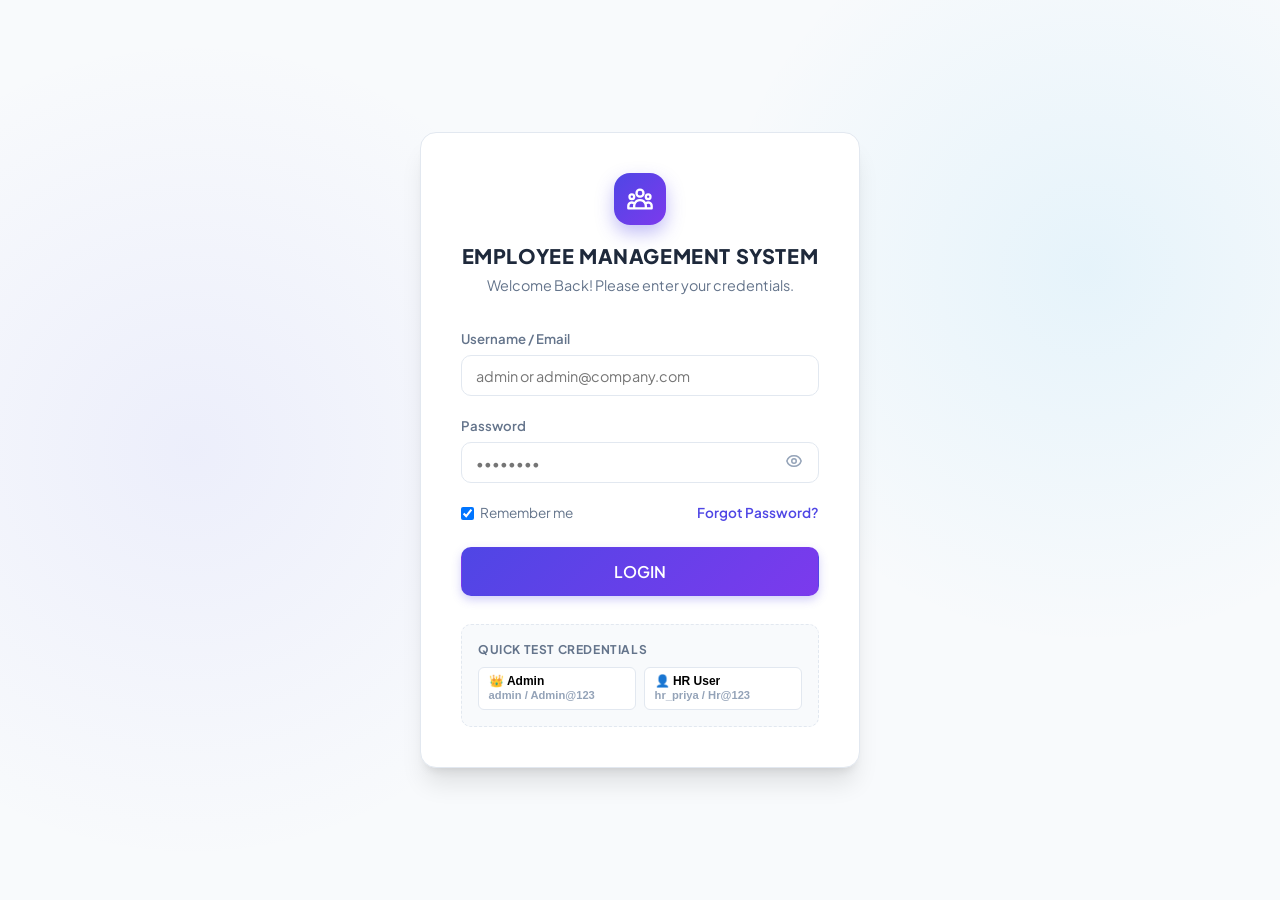
<file: EmployeeManagementSystem/frontend/login.html>
<!DOCTYPE html>
<html lang="en">
<head>
    <meta charset="UTF-8">
    <meta name="viewport" content="width=device-width, initial-scale=1.0">
    <title>Login - Employee Management System</title>
    <meta name="description" content="Secure administrative login for Employee Management System.">
    <!-- Google Fonts -->
    <link rel="preconnect" href="https://fonts.googleapis.com">
    <link rel="preconnect" href="https://fonts.gstatic.com" crossorigin>
    <link href="https://fonts.googleapis.com/css2?family=Plus+Jakarta+Sans:wght@400;500;600;700;800&display=swap" rel="stylesheet">
    <link rel="stylesheet" href="css/style.css">
</head>
<body class="login-body">

    <div class="login-card">
        <div class="login-brand">
            <div class="login-logo">
                <svg width="28" height="28" fill="none" stroke="currentColor" viewBox="0 0 24 24">
                    <path stroke-linecap="round" stroke-linejoin="round" stroke-width="2" d="M17 20h5v-2a3 3 0 00-5.356-1.857M17 20H7m10 0v-2c0-.656-.126-1.283-.356-1.857M7 20H2v-2a3 3 0 015.356-1.857M7 20v-2c0-.656.126-1.283.356-1.857m0 0a5.002 5.002 0 019.288 0M15 7a3 3 0 11-6 0 3 3 0 016 0zm6 3a2 2 0 11-4 0 2 2 0 014 0zM7 10a2 2 0 11-4 0 2 2 0 014 0z"></path>
                </svg>
            </div>
            <h1>Employee Management System</h1>
            <p>Welcome Back! Please enter your credentials.</p>
        </div>

        <!-- Alert Error Message -->
        <div id="login-error-alert" style="display:none; margin-bottom:1.25rem; padding:0.85rem 1rem; border-radius:var(--radius-md); background-color:var(--danger-bg); border:1px solid var(--danger-border); color:var(--danger); font-size:0.875rem; font-weight:600; display:none; align-items:center; gap:0.5rem;">
            <svg width="18" height="18" fill="none" stroke="currentColor" viewBox="0 0 24 24"><path stroke-linecap="round" stroke-linejoin="round" stroke-width="2" d="M12 8v4m0 4h.01M21 12a9 9 0 11-18 0 9 9 0 0118 0z"></path></svg>
            <span id="login-error-text">Invalid username or password</span>
        </div>

        <form id="login-form">
            <div class="form-group" style="margin-bottom: 1.25rem;">
                <label for="username" class="form-label">Username / Email</label>
                <input type="text" id="username" class="form-control" placeholder="admin or admin@company.com" required autocomplete="username">
            </div>

            <div class="form-group" style="margin-bottom: 1.25rem;">
                <label for="password" class="form-label">Password</label>
                <div class="password-wrapper">
                    <input type="password" id="password" class="form-control" placeholder="••••••••" required autocomplete="current-password" style="padding-right: 2.75rem;">
                    <button type="button" class="password-toggle-btn" id="btn-toggle-password" title="Toggle password visibility">
                        <svg width="18" height="18" fill="none" stroke="currentColor" viewBox="0 0 24 24"><path stroke-linecap="round" stroke-linejoin="round" stroke-width="2" d="M15 12a3 3 0 11-6 0 3 3 0 016 0z"></path><path stroke-linecap="round" stroke-linejoin="round" stroke-width="2" d="M2.458 12C3.732 7.943 7.523 5 12 5c4.478 0 8.268 2.943 9.542 7-1.274 4.057-5.064 7-9.542 7-4.477 0-8.268-2.943-9.542-7z"></path></svg>
                    </button>
                </div>
            </div>

            <div style="display: flex; justify-content: space-between; align-items: center; margin-bottom: 1.5rem; font-size: 0.85rem;">
                <label style="display: flex; align-items: center; gap: 0.4rem; cursor: pointer; color: var(--text-secondary);">
                    <input type="checkbox" id="remember-me" checked> Remember me
                </label>
                <a href="javascript:void(0)" onclick="alert('For security reasons, password resets must be requested via System Administrator at admin@company.com.')" style="color: var(--primary); font-weight: 600;">Forgot Password?</a>
            </div>

            <button type="submit" id="btn-login-submit" class="btn btn-primary" style="width: 100%; padding: 0.8rem; font-size: 1rem;">
                LOGIN
            </button>
        </form>

        <!-- Demo Credentials Helper -->
        <div class="login-demo-box">
            <div class="login-demo-title">Quick Test Credentials</div>
            <div class="demo-credentials-grid">
                <button type="button" class="btn-demo-badge" onclick="fillCredentials('admin', 'Admin@123')">
                    👑 <strong>Admin</strong><br>
                    <span style="color:var(--text-muted); font-size:0.7rem;">admin / Admin@123</span>
                </button>
                <button type="button" class="btn-demo-badge" onclick="fillCredentials('hr_priya', 'Hr@123')">
                    👤 <strong>HR User</strong><br>
                    <span style="color:var(--text-muted); font-size:0.7rem;">hr_priya / Hr@123</span>
                </button>
            </div>
        </div>
    </div>

    <script src="js/api.js"></script>
    <script src="js/auth.js"></script>
    <script>
        // Check if already authenticated
        requireGuest();

        setupPasswordToggle("#password", "#btn-toggle-password");

        function fillCredentials(u, p) {
            document.getElementById("username").value = u;
            document.getElementById("password").value = p;
            document.getElementById("login-error-alert").style.display = "none";
        }

        // Check if expired message is passed in URL
        const urlParams = new URLSearchParams(window.location.search);
        if (urlParams.get("expired")) {
            showToast("Your session has expired. Please log in again.", "warning");
        }

        const loginForm = document.getElementById("login-form");
        const errorAlert = document.getElementById("login-error-alert");
        const errorText = document.getElementById("login-error-text");
        const submitBtn = document.getElementById("btn-login-submit");

        loginForm.addEventListener("submit", async (e) => {
            e.preventDefault();
            errorAlert.style.display = "none";

            const username = document.getElementById("username").value.trim();
            const password = document.getElementById("password").value;

            if (!username || !password) {
                errorText.textContent = "Please provide both username/email and password.";
                errorAlert.style.display = "flex";
                return;
            }

            submitBtn.disabled = true;
            submitBtn.innerHTML = `<span class="spinner"></span> Logging in...`;

            try {
                const res = await api.post("/api/auth/login", { username, password });
                if (!res.success) {
                    errorText.textContent = res.message || "Invalid credentials.";
                    errorAlert.style.display = "flex";
                    submitBtn.disabled = false;
                    submitBtn.innerHTML = "LOGIN";
                    return;
                }

                // Store session
                api.setSession(res.data.token, res.data.user);
                showToast("Login successful! Redirecting...", "success");

                setTimeout(() => {
                    window.location.href = "dashboard.html";
                }, 600);

            } catch (err) {
                errorText.textContent = "Failed to connect to the backend server. Please verify the server is running on port 8088.";
                errorAlert.style.display = "flex";
                submitBtn.disabled = false;
                submitBtn.innerHTML = "LOGIN";
            }
        });
    </script>
</body>
</html>
</file>
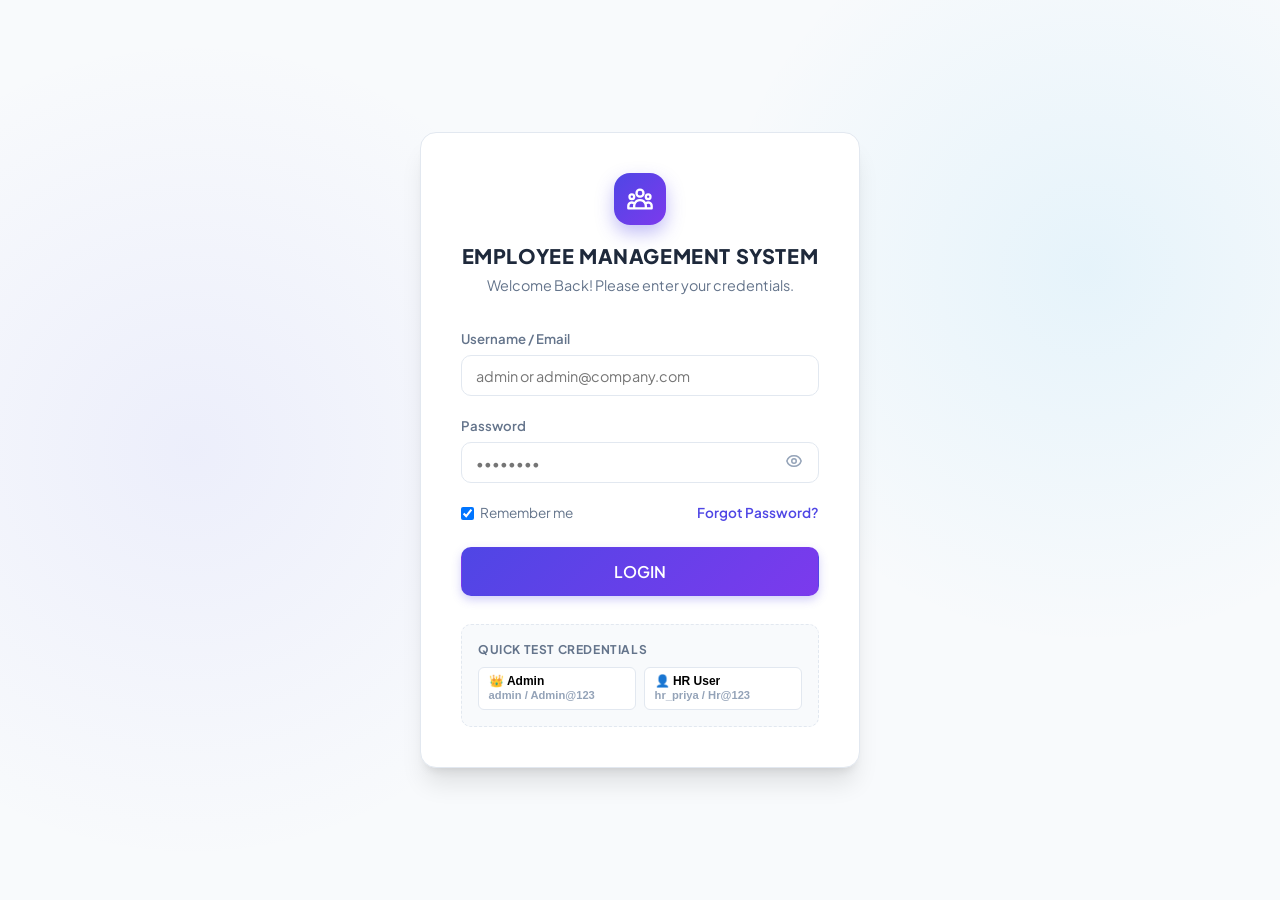
<file: EmployeeManagementSystem/frontend/reports.html>
<!DOCTYPE html>
<html lang="en">
<head>
    <meta charset="UTF-8">
    <meta name="viewport" content="width=device-width, initial-scale=1.0">
    <title>Reports & Analytics - Employee Management System</title>
    <meta name="description" content="Generate payroll, headcounts, and organizational audit reports.">
    <!-- Google Fonts -->
    <link rel="preconnect" href="https://fonts.googleapis.com">
    <link rel="preconnect" href="https://fonts.gstatic.com" crossorigin>
    <link href="https://fonts.googleapis.com/css2?family=Plus+Jakarta+Sans:wght@400;500;600;700;800&display=swap" rel="stylesheet">
    <link rel="stylesheet" href="css/style.css">
</head>
<body>

    <div class="app-container">
        <!-- Sidebar Navigation -->
        <aside class="sidebar" id="app-sidebar">
            <div class="sidebar-header">
                <div class="sidebar-logo-icon">EMS</div>
                <div>
                    <div class="sidebar-brand-name">ApexEMS</div>
                    <div class="sidebar-brand-sub">Management Suite</div>
                </div>
            </div>

            <nav class="sidebar-menu">
                <div class="sidebar-section-title">Navigation</div>
                <a href="dashboard.html" class="sidebar-link">
                    <svg fill="none" stroke="currentColor" viewBox="0 0 24 24"><path stroke-linecap="round" stroke-linejoin="round" d="M3 12l2-2m0 0l7-7 7 7M5 10v10a1 1 0 001 1h3m10-11l2 2m-2-2v10a1 1 0 01-1 1h-3m-6 0a1 1 0 001-1v-4a1 1 0 011-1h2a1 1 0 011 1v4a1 1 0 001 1m-6 0h6"></path></svg>
                    Dashboard
                </a>
                <a href="employees.html" class="sidebar-link">
                    <svg fill="none" stroke="currentColor" viewBox="0 0 24 24"><path stroke-linecap="round" stroke-linejoin="round" d="M12 4.354a4 4 0 110 5.292M15 21H3v-1a6 6 0 0112 0v1zm0 0h6v-1a6 6 0 00-9-5.197M13 7a4 4 0 11-8 0 4 4 0 018 0z"></path></svg>
                    Employees
                </a>
                <a href="add-employee.html" class="sidebar-link">
                    <svg fill="none" stroke="currentColor" viewBox="0 0 24 24"><path stroke-linecap="round" stroke-linejoin="round" d="M18 9v3m0 0v3m0-3h3m-3 0h-3m-2-5a4 4 0 11-8 0 4 4 0 018 0zM3 20a6 6 0 0112 0v1H3v-1z"></path></svg>
                    Add Employee
                </a>
                <a href="departments.html" class="sidebar-link">
                    <svg fill="none" stroke="currentColor" viewBox="0 0 24 24"><path stroke-linecap="round" stroke-linejoin="round" d="M19 21V5a2 2 0 00-2-2H7a2 2 0 00-2 2v16m14 0h2m-2 0h-5m-9 0H3m2 0h5M9 7h1m-1 4h1m4-4h1m-1 4h1m-5 10v-5a1 1 0 011-1h2a1 1 0 011 1v5m-4 0h4"></path></svg>
                    Departments
                </a>
                <a href="reports.html" class="sidebar-link active">
                    <svg fill="none" stroke="currentColor" viewBox="0 0 24 24"><path stroke-linecap="round" stroke-linejoin="round" d="M9 17v-2m3 2v-4m3 4v-6m2 10H7a2 2 0 01-2-2V5a2 2 0 012-2h5.586a1 1 0 01.707.293l5.414 5.414a1 1 0 01.293.707V19a2 2 0 01-2 2z"></path></svg>
                    Reports
                </a>

                <div class="sidebar-section-title" style="margin-top: 1rem;">System</div>
                <a href="settings.html" class="sidebar-link">
                    <svg fill="none" stroke="currentColor" viewBox="0 0 24 24"><path stroke-linecap="round" stroke-linejoin="round" d="M10.325 4.317c.426-1.756 2.924-1.756 3.35 0a1.724 1.724 0 002.573 1.066c1.543-.94 3.31.826 2.37 2.37a1.724 1.724 0 001.065 2.572c1.756.426 1.756 2.924 0 3.35a1.724 1.724 0 00-1.066 2.573c.94 1.543-.826 3.31-2.37 2.37a1.724 1.724 0 00-2.572 1.065c-.426 1.756-2.924 1.756-3.35 0a1.724 1.724 0 00-2.573-1.066c-1.543.94-3.31-.826-2.37-2.37a1.724 1.724 0 00-1.065-2.572c-1.756-.426-1.756-2.924 0-3.35a1.724 1.724 0 001.066-2.573c-.94-1.543.826-3.31 2.37-2.37.996.608 2.296.07 2.572-1.065z"></path><path stroke-linecap="round" stroke-linejoin="round" d="M15 12a3 3 0 11-6 0 3 3 0 016 0z"></path></svg>
                    Settings
                </a>
            </nav>

            <div class="sidebar-footer">
                <div class="user-profile-widget">
                    <div class="avatar" id="sidebar-avatar">AD</div>
                    <div class="user-profile-info">
                        <span class="user-profile-name" id="sidebar-username">Admin</span>
                        <span class="user-role-badge" id="sidebar-role">Admin</span>
                    </div>
                </div>
                <button class="btn-sidebar-logout" onclick="logout()" title="Logout">
                    <svg width="20" height="20" fill="none" stroke="currentColor" viewBox="0 0 24 24"><path stroke-linecap="round" stroke-linejoin="round" stroke-width="2" d="M17 16l4-4m0 0l-4-4m4 4H7m6 4v1a3 3 0 01-3 3H6a3 3 0 01-3-3V7a3 3 0 013-3h4a3 3 0 013 3v1"></path></svg>
                </button>
            </div>
        </aside>

        <!-- Main Content Area -->
        <main class="main-wrapper">
            <header class="top-header">
                <div class="header-left">
                    <button class="mobile-nav-toggle" aria-label="Toggle navigation">
                        <svg width="24" height="24" fill="none" stroke="currentColor" viewBox="0 0 24 24"><path stroke-linecap="round" stroke-linejoin="round" stroke-width="2" d="M4 6h16M4 12h16M4 18h16"></path></svg>
                    </button>
                    <h1 class="page-title">Reports & Organizational Insights</h1>
                </div>
                <div class="header-right">
                    <button class="btn btn-primary" onclick="exportReportCsv()">
                        <svg width="18" height="18" fill="none" stroke="currentColor" viewBox="0 0 24 24"><path stroke-linecap="round" stroke-linejoin="round" stroke-width="2" d="M12 10v6m0 0l-3-3m3 3l3-3m2 8H7a2 2 0 01-2-2V5a2 2 0 012-2h5.586a1 1 0 01.707.293l5.414 5.414a1 1 0 01.293.707V19a2 2 0 01-2 2z"></path></svg>
                        Export Report (CSV)
                    </button>
                </div>
            </header>

            <div class="content-body">
                <!-- Filters for Report -->
                <div class="filter-card">
                    <div style="display:flex; justify-content:space-between; align-items:center; margin-bottom:1rem; flex-wrap:wrap; gap:1rem;">
                        <span style="font-weight:700; font-size:1rem; color:var(--text-primary);">Filter Analytics by Scope:</span>
                    </div>
                    <div class="filter-grid" style="grid-template-columns: repeat(auto-fit, minmax(220px, 1fr));">
                        <div class="form-group">
                            <label for="report-filter-department" class="form-label">Department Scope</label>
                            <select id="report-filter-department" class="form-control">
                                <option value="All">All Departments</option>
                            </select>
                        </div>
                        <div class="form-group">
                            <label for="report-filter-status" class="form-label">Employment Status Scope</label>
                            <select id="report-filter-status" class="form-control">
                                <option value="All">All Statuses</option>
                                <option value="Active">Active Only</option>
                                <option value="Inactive">Inactive Only</option>
                                <option value="On Leave">On Leave Only</option>
                            </select>
                        </div>
                    </div>
                </div>

                <!-- Aggregated Report Metric Cards (Section 27) -->
                <div class="stats-grid">
                    <div class="stat-card blue">
                        <div class="stat-info">
                            <span class="stat-title">Filtered Headcount</span>
                            <span class="stat-value" id="rep-total-emp">--</span>
                            <span class="stat-meta">Matching filter conditions</span>
                        </div>
                        <div class="stat-icon-wrapper">
                            <svg width="24" height="24" fill="none" stroke="currentColor" viewBox="0 0 24 24"><path stroke-linecap="round" stroke-linejoin="round" stroke-width="2" d="M16 7a4 4 0 11-8 0 4 4 0 018 0zM12 14a7 7 0 00-7 7h14a7 7 0 00-7-7z"></path></svg>
                        </div>
                    </div>

                    <div class="stat-card emerald">
                        <div class="stat-info">
                            <span class="stat-title">Active Ratio</span>
                            <span class="stat-value" id="rep-active-emp">--</span>
                            <span class="stat-meta">In-service employees</span>
                        </div>
                        <div class="stat-icon-wrapper">
                            <svg width="24" height="24" fill="none" stroke="currentColor" viewBox="0 0 24 24"><path stroke-linecap="round" stroke-linejoin="round" stroke-width="2" d="M9 12l2 2 4-4m6 2a9 9 0 11-18 0 9 9 0 0118 0z"></path></svg>
                        </div>
                    </div>

                    <div class="stat-card purple">
                        <div class="stat-info">
                            <span class="stat-title">Average Compensation</span>
                            <span class="stat-value" id="rep-avg-salary">₹--</span>
                            <span class="stat-meta">Per employee mean</span>
                        </div>
                        <div class="stat-icon-wrapper">
                            <svg width="24" height="24" fill="none" stroke="currentColor" viewBox="0 0 24 24"><path stroke-linecap="round" stroke-linejoin="round" stroke-width="2" d="M12 8c-1.657 0-3 .895-3 2s1.343 2 3 2 3 .895 3 2-1.343 2-3 2m0-8c1.11 0 2.08.402 2.599 1M12 8V7m0 1v8m0 0v1m0-1c-1.11 0-2.08-.402-2.599-1M21 12a9 9 0 11-18 0 9 9 0 0118 0z"></path></svg>
                        </div>
                    </div>

                    <div class="stat-card amber">
                        <div class="stat-info">
                            <span class="stat-title">Total Payroll Burden</span>
                            <span class="stat-value" id="rep-total-payroll">₹--</span>
                            <span class="stat-meta">Monthly recurring cost</span>
                        </div>
                        <div class="stat-icon-wrapper">
                            <svg width="24" height="24" fill="none" stroke="currentColor" viewBox="0 0 24 24"><path stroke-linecap="round" stroke-linejoin="round" stroke-width="2" d="M17 9V7a2 2 0 00-2-2H5a2 2 0 00-2 2v6a2 2 0 002 2h2m2 4h10a2 2 0 002-2v-6a2 2 0 00-2-2H9a2 2 0 00-2 2v6a2 2 0 002 2zm7-5a2 2 0 11-4 0 2 2 0 014 0z"></path></svg>
                        </div>
                    </div>
                </div>

                <!-- Salary Range Bounds -->
                <div style="display:grid; grid-template-columns: repeat(auto-fit, minmax(300px, 1fr)); gap:1.5rem; margin-bottom: 2rem;">
                    <div class="table-card" style="margin-bottom:0; padding:1.5rem;">
                        <span class="profile-field-label">Highest Base Salary</span>
                        <div style="font-size:1.8rem; font-weight:800; color:var(--success); margin:0.35rem 0;" id="rep-max-salary">₹--</div>
                        <p style="font-size:0.8rem; color:var(--text-muted);">Upper tier executive / technical compensation</p>
                    </div>
                    <div class="table-card" style="margin-bottom:0; padding:1.5rem;">
                        <span class="profile-field-label">Lowest Base Salary</span>
                        <div style="font-size:1.8rem; font-weight:800; color:var(--secondary); margin:0.35rem 0;" id="rep-min-salary">₹--</div>
                        <p style="font-size:0.8rem; color:var(--text-muted);">Entry tier baseline compensation</p>
                    </div>
                </div>

                <!-- Department & Status Breakdowns (Section 27) -->
                <div style="display:grid; grid-template-columns: repeat(auto-fit, minmax(400px, 1fr)); gap:1.5rem;">
                    <!-- Department Breakdown Table -->
                    <div class="table-card">
                        <div class="table-header-bar">
                            <h3 class="table-title">Employees by Department</h3>
                        </div>
                        <table class="custom-table">
                            <thead>
                                <tr>
                                    <th>Department</th>
                                    <th>Headcount</th>
                                </tr>
                            </thead>
                            <tbody id="rep-dept-table-body">
                                <tr><td colspan="2" class="table-loading-overlay"><div class="spinner spinner-dark"></div>Loading...</td></tr>
                            </tbody>
                        </table>
                    </div>

                    <!-- Status Breakdown Table -->
                    <div class="table-card">
                        <div class="table-header-bar">
                            <h3 class="table-title">Employees by Status</h3>
                        </div>
                        <table class="custom-table">
                            <thead>
                                <tr>
                                    <th>Employment Status</th>
                                    <th>Headcount</th>
                                </tr>
                            </thead>
                            <tbody id="rep-status-table-body">
                                <tr><td colspan="2" class="table-loading-overlay"><div class="spinner spinner-dark"></div>Loading...</td></tr>
                            </tbody>
                        </table>
                    </div>
                </div>
            </div>
        </main>
    </div>

    <script src="js/api.js"></script>
    <script src="js/auth.js"></script>
    <script src="js/employees.js"></script>
    <script src="js/reports.js"></script>
    <script>
        requireAuth();
        document.addEventListener("DOMContentLoaded", () => {
            loadReports();
        });
    </script>
</body>
</html>
</file>
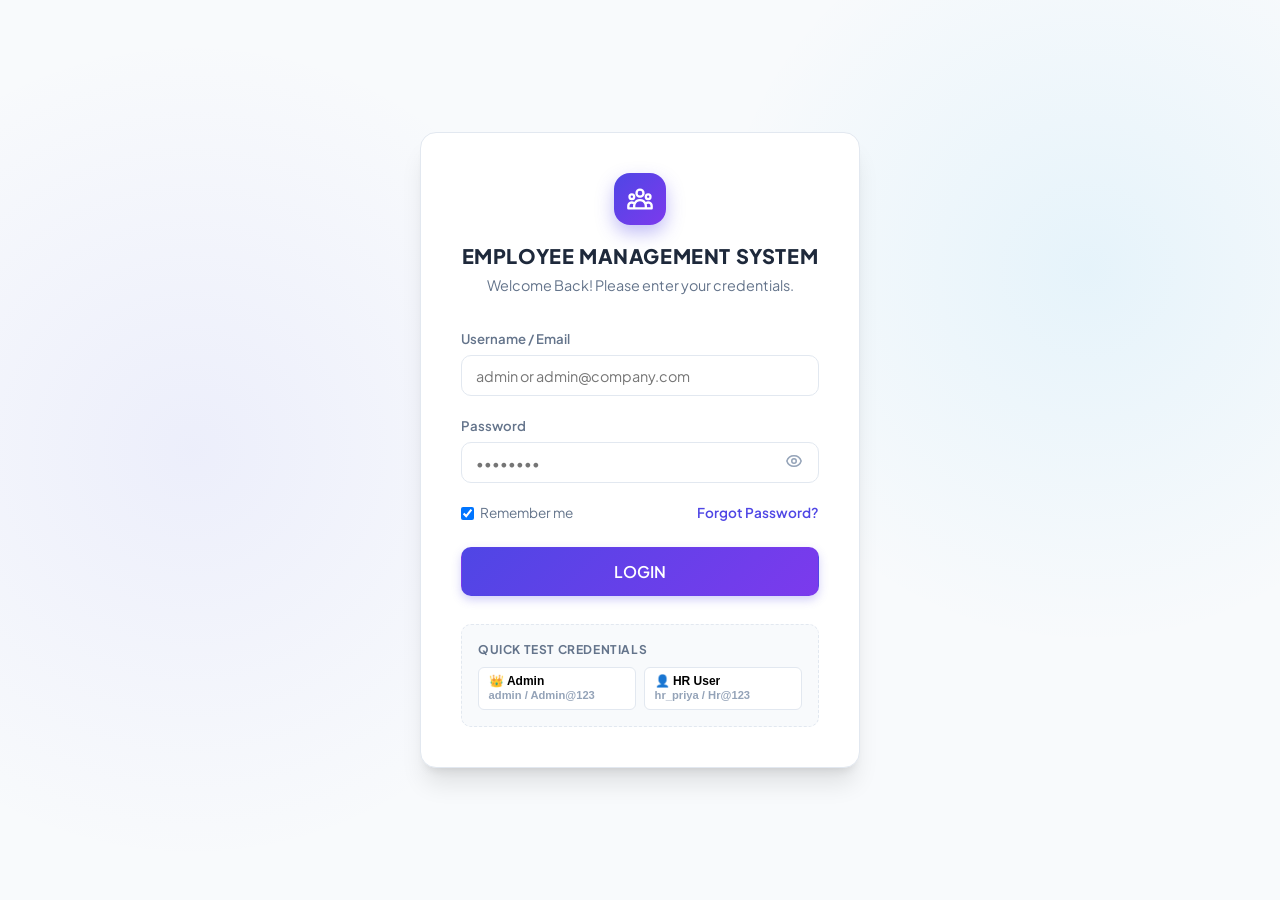
<file: EmployeeManagementSystem/frontend/settings.html>
<!DOCTYPE html>
<html lang="en">
<head>
    <meta charset="UTF-8">
    <meta name="viewport" content="width=device-width, initial-scale=1.0">
    <title>Settings - Employee Management System</title>
    <meta name="description" content="Account settings, password management, and system information.">
    <!-- Google Fonts -->
    <link rel="preconnect" href="https://fonts.googleapis.com">
    <link rel="preconnect" href="https://fonts.gstatic.com" crossorigin>
    <link href="https://fonts.googleapis.com/css2?family=Plus+Jakarta+Sans:wght@400;500;600;700;800&display=swap" rel="stylesheet">
    <link rel="stylesheet" href="css/style.css">
</head>
<body>

    <div class="app-container">
        <!-- Sidebar Navigation -->
        <aside class="sidebar" id="app-sidebar">
            <div class="sidebar-header">
                <div class="sidebar-logo-icon">EMS</div>
                <div>
                    <div class="sidebar-brand-name">ApexEMS</div>
                    <div class="sidebar-brand-sub">Management Suite</div>
                </div>
            </div>

            <nav class="sidebar-menu">
                <div class="sidebar-section-title">Navigation</div>
                <a href="dashboard.html" class="sidebar-link">
                    <svg fill="none" stroke="currentColor" viewBox="0 0 24 24"><path stroke-linecap="round" stroke-linejoin="round" d="M3 12l2-2m0 0l7-7 7 7M5 10v10a1 1 0 001 1h3m10-11l2 2m-2-2v10a1 1 0 01-1 1h-3m-6 0a1 1 0 001-1v-4a1 1 0 011-1h2a1 1 0 011 1v4a1 1 0 001 1m-6 0h6"></path></svg>
                    Dashboard
                </a>
                <a href="employees.html" class="sidebar-link">
                    <svg fill="none" stroke="currentColor" viewBox="0 0 24 24"><path stroke-linecap="round" stroke-linejoin="round" d="M12 4.354a4 4 0 110 5.292M15 21H3v-1a6 6 0 0112 0v1zm0 0h6v-1a6 6 0 00-9-5.197M13 7a4 4 0 11-8 0 4 4 0 018 0z"></path></svg>
                    Employees
                </a>
                <a href="add-employee.html" class="sidebar-link">
                    <svg fill="none" stroke="currentColor" viewBox="0 0 24 24"><path stroke-linecap="round" stroke-linejoin="round" d="M18 9v3m0 0v3m0-3h3m-3 0h-3m-2-5a4 4 0 11-8 0 4 4 0 018 0zM3 20a6 6 0 0112 0v1H3v-1z"></path></svg>
                    Add Employee
                </a>
                <a href="departments.html" class="sidebar-link">
                    <svg fill="none" stroke="currentColor" viewBox="0 0 24 24"><path stroke-linecap="round" stroke-linejoin="round" d="M19 21V5a2 2 0 00-2-2H7a2 2 0 00-2 2v16m14 0h2m-2 0h-5m-9 0H3m2 0h5M9 7h1m-1 4h1m4-4h1m-1 4h1m-5 10v-5a1 1 0 011-1h2a1 1 0 011 1v5m-4 0h4"></path></svg>
                    Departments
                </a>
                <a href="reports.html" class="sidebar-link">
                    <svg fill="none" stroke="currentColor" viewBox="0 0 24 24"><path stroke-linecap="round" stroke-linejoin="round" d="M9 17v-2m3 2v-4m3 4v-6m2 10H7a2 2 0 01-2-2V5a2 2 0 012-2h5.586a1 1 0 01.707.293l5.414 5.414a1 1 0 01.293.707V19a2 2 0 01-2 2z"></path></svg>
                    Reports
                </a>

                <div class="sidebar-section-title" style="margin-top: 1rem;">System</div>
                <a href="settings.html" class="sidebar-link active">
                    <svg fill="none" stroke="currentColor" viewBox="0 0 24 24"><path stroke-linecap="round" stroke-linejoin="round" d="M10.325 4.317c.426-1.756 2.924-1.756 3.35 0a1.724 1.724 0 002.573 1.066c1.543-.94 3.31.826 2.37 2.37a1.724 1.724 0 001.065 2.572c1.756.426 1.756 2.924 0 3.35a1.724 1.724 0 00-1.066 2.573c.94 1.543-.826 3.31-2.37 2.37a1.724 1.724 0 00-2.572 1.065c-.426 1.756-2.924 1.756-3.35 0a1.724 1.724 0 00-2.573-1.066c-1.543.94-3.31-.826-2.37-2.37a1.724 1.724 0 00-1.065-2.572c-1.756-.426-1.756-2.924 0-3.35a1.724 1.724 0 001.066-2.573c-.94-1.543.826-3.31 2.37-2.37.996.608 2.296.07 2.572-1.065z"></path><path stroke-linecap="round" stroke-linejoin="round" d="M15 12a3 3 0 11-6 0 3 3 0 016 0z"></path></svg>
                    Settings
                </a>
            </nav>

            <div class="sidebar-footer">
                <div class="user-profile-widget">
                    <div class="avatar" id="sidebar-avatar">AD</div>
                    <div class="user-profile-info">
                        <span class="user-profile-name" id="sidebar-username">Admin</span>
                        <span class="user-role-badge" id="sidebar-role">Admin</span>
                    </div>
                </div>
                <button class="btn-sidebar-logout" onclick="logout()" title="Logout">
                    <svg width="20" height="20" fill="none" stroke="currentColor" viewBox="0 0 24 24"><path stroke-linecap="round" stroke-linejoin="round" stroke-width="2" d="M17 16l4-4m0 0l-4-4m4 4H7m6 4v1a3 3 0 01-3 3H6a3 3 0 01-3-3V7a3 3 0 013-3h4a3 3 0 013 3v1"></path></svg>
                </button>
            </div>
        </aside>

        <!-- Main Content Area -->
        <main class="main-wrapper">
            <header class="top-header">
                <div class="header-left">
                    <button class="mobile-nav-toggle" aria-label="Toggle navigation">
                        <svg width="24" height="24" fill="none" stroke="currentColor" viewBox="0 0 24 24"><path stroke-linecap="round" stroke-linejoin="round" stroke-width="2" d="M4 6h16M4 12h16M4 18h16"></path></svg>
                    </button>
                    <h1 class="page-title">Settings & System Preferences</h1>
                </div>
            </header>

            <div class="content-body" style="max-width: 900px; margin: 0 auto;">
                <!-- Profile Section -->
                <div class="table-card" style="padding: 2rem; margin-bottom: 2rem;">
                    <h2 style="font-size: 1.2rem; font-weight: 700; margin-bottom: 1.25rem;">Active Administrator Profile</h2>
                    <div class="profile-grid">
                        <div class="profile-field">
                            <span class="profile-field-label">Username</span>
                            <span class="profile-field-val" id="settings-profile-username">--</span>
                        </div>
                        <div class="profile-field">
                            <span class="profile-field-label">Email Address</span>
                            <span class="profile-field-val" id="settings-profile-email">--</span>
                        </div>
                        <div class="profile-field">
                            <span class="profile-field-label">Assigned Role</span>
                            <span class="profile-field-val" id="settings-profile-role">--</span>
                        </div>
                        <div class="profile-field">
                            <span class="profile-field-label">Account Created</span>
                            <span class="profile-field-val" id="settings-profile-joined">--</span>
                        </div>
                    </div>
                </div>

                <!-- Change Password Form (Section 29) -->
                <div class="table-card" style="padding: 2rem; margin-bottom: 2rem;">
                    <h2 style="font-size: 1.2rem; font-weight: 700; margin-bottom: 0.5rem;">Security: Change Password</h2>
                    <p style="font-size: 0.85rem; color: var(--text-secondary); margin-bottom: 1.5rem;">
                        Update your password credentials securely. Passwords are saved with salted SHA-256 cryptographic hashing.
                    </p>

                    <form id="change-password-form">
                        <div class="form-group" style="margin-bottom: 1.25rem;">
                            <label for="current-password" class="form-label">Current Password</label>
                            <input type="password" id="current-password" class="form-control" required placeholder="••••••••">
                        </div>

                        <div class="form-group" style="margin-bottom: 1.25rem;">
                            <label for="new-password" class="form-label">New Password</label>
                            <input type="password" id="new-password" class="form-control" required placeholder="Minimum 6 characters" minlength="6">
                        </div>

                        <div class="form-group" style="margin-bottom: 1.75rem;">
                            <label for="confirm-new-password" class="form-label">Confirm New Password</label>
                            <input type="password" id="confirm-new-password" class="form-control" required placeholder="Re-enter new password" minlength="6">
                        </div>

                        <button type="submit" id="btn-change-password" class="btn btn-primary" style="padding: 0.75rem 1.75rem;">
                            Update Password
                        </button>
                    </form>
                </div>

                <!-- System Information Card -->
                <div class="table-card" style="padding: 2rem;">
                    <h2 style="font-size: 1.2rem; font-weight: 700; margin-bottom: 1.25rem;">System & Stack Architecture</h2>
                    <div class="profile-grid">
                        <div class="profile-field">
                            <span class="profile-field-label">Backend Service</span>
                            <span class="profile-field-val">C++17 Native Executable (MSVC x64)</span>
                        </div>
                        <div class="profile-field">
                            <span class="profile-field-label">REST API Framework</span>
                            <span class="profile-field-val">cpp-httplib & JSON Serialization</span>
                        </div>
                        <div class="profile-field">
                            <span class="profile-field-label">Database Engine</span>
                            <span class="profile-field-val">MySQL 8.0 Server (InnoDB)</span>
                        </div>
                        <div class="profile-field">
                            <span class="profile-field-label">Frontend Architecture</span>
                            <span class="profile-field-val">HTML5, Vanilla CSS3 & Modern ES6 JavaScript</span>
                        </div>
                        <div class="profile-field">
                            <span class="profile-field-label">REST Port</span>
                            <span class="profile-field-val">8088 (Localhost)</span>
                        </div>
                        <div class="profile-field">
                            <span class="profile-field-label">Security Hashing</span>
                            <span class="profile-field-val">Salted SHA-256 + Signed Session Tokens</span>
                        </div>
                    </div>
                </div>
            </div>
        </main>
    </div>

    <script src="js/api.js"></script>
    <script src="js/auth.js"></script>
    <script src="js/settings.js"></script>
    <script>
        requireAuth();
        document.addEventListener("DOMContentLoaded", () => {
            initSettings();
        });
    </script>
</body>
</html>
</file>
<file: EmployeeManagementSystem/frontend/css/style.css>
/* ==========================================================
   EMPLOYEE MANAGEMENT SYSTEM - ENTERPRISE DESIGN SYSTEM
   Modern, Clean, Responsive UI with Glassmorphic Elements
   ========================================================== */

:root {
    /* Color Palette */
    --primary: #4f46e5;
    --primary-hover: #4338ca;
    --primary-light: #eef2ff;
    --primary-gradient: linear-gradient(135deg, #4f46e5 0%, #7c3aed 100%);
    
    --secondary: #0ea5e9;
    --secondary-hover: #0284c7;
    
    --success: #10b981;
    --success-bg: #ecfdf5;
    --success-border: #a7f3d0;
    
    --warning: #f59e0b;
    --warning-bg: #fffbeb;
    --warning-border: #fde68a;
    
    --danger: #ef4444;
    --danger-bg: #fef2f2;
    --danger-border: #fecaca;
    
    --dark: #0f172a;
    --dark-surface: #1e293b;
    --dark-border: #334155;
    
    --bg-page: #f8fafc;
    --bg-card: #ffffff;
    --bg-sidebar: #0f172a;
    --sidebar-text: #94a3b8;
    --sidebar-active: #ffffff;
    --sidebar-active-bg: #1e293b;
    
    --text-primary: #1e293b;
    --text-secondary: #64748b;
    --text-muted: #94a3b8;
    
    --border-color: #e2e8f0;
    --border-focus: #818cf8;
    
    /* Shadows */
    --shadow-sm: 0 1px 2px 0 rgb(0 0 0 / 0.05);
    --shadow-md: 0 4px 6px -1px rgb(0 0 0 / 0.1), 0 2px 4px -2px rgb(0 0 0 / 0.1);
    --shadow-lg: 0 10px 15px -3px rgb(0 0 0 / 0.1), 0 4px 6px -4px rgb(0 0 0 / 0.1);
    --shadow-xl: 0 20px 25px -5px rgb(0 0 0 / 0.1), 0 8px 10px -6px rgb(0 0 0 / 0.1);
    
    /* Layout */
    --sidebar-width: 260px;
    --sidebar-collapsed-width: 70px;
    --header-height: 70px;
    --radius-sm: 6px;
    --radius-md: 10px;
    --radius-lg: 16px;
    --radius-full: 9999px;
    
    /* Transitions */
    --transition-fast: 0.15s ease;
    --transition-normal: 0.25s ease;
}

/* Base & Reset */
*, *::before, *::after {
    box-sizing: border-box;
    margin: 0;
    padding: 0;
}

body {
    font-family: 'Plus Jakarta Sans', -apple-system, BlinkMacSystemFont, 'Segoe UI', Roboto, Helvetica, Arial, sans-serif;
    background-color: var(--bg-page);
    color: var(--text-primary);
    line-height: 1.5;
    -webkit-font-smoothing: antialiased;
    overflow-x: hidden;
}

a {
    color: var(--primary);
    text-decoration: none;
    transition: color var(--transition-fast);
}

a:hover {
    color: var(--primary-hover);
}

/* ==========================================================
   APP LAYOUT (Sidebar + Main Content)
   ========================================================== */
.app-container {
    display: flex;
    min-height: 100vh;
}

/* Sidebar */
.sidebar {
    width: var(--sidebar-width);
    background-color: var(--bg-sidebar);
    color: var(--sidebar-text);
    display: flex;
    flex-direction: column;
    position: fixed;
    top: 0;
    bottom: 0;
    left: 0;
    z-index: 1000;
    transition: transform var(--transition-normal), width var(--transition-normal);
}

.sidebar-header {
    height: var(--header-height);
    display: flex;
    align-items: center;
    padding: 0 1.5rem;
    gap: 0.75rem;
    border-bottom: 1px solid rgba(255, 255, 255, 0.08);
}

.sidebar-logo-icon {
    width: 38px;
    height: 38px;
    border-radius: var(--radius-md);
    background: var(--primary-gradient);
    display: flex;
    align-items: center;
    justify-content: center;
    color: #ffffff;
    font-weight: 800;
    font-size: 1.25rem;
    box-shadow: 0 4px 10px rgba(79, 70, 229, 0.35);
}

.sidebar-brand-name {
    font-size: 1.1rem;
    font-weight: 700;
    color: #ffffff;
    letter-spacing: -0.02em;
}

.sidebar-brand-sub {
    font-size: 0.7rem;
    color: var(--text-muted);
    text-transform: uppercase;
    letter-spacing: 0.08em;
    font-weight: 600;
}

.sidebar-menu {
    flex: 1;
    padding: 1.25rem 0.75rem;
    overflow-y: auto;
    display: flex;
    flex-direction: column;
    gap: 0.35rem;
}

.sidebar-section-title {
    font-size: 0.7rem;
    text-transform: uppercase;
    letter-spacing: 0.08em;
    font-weight: 700;
    color: #475569;
    padding: 0.75rem 0.75rem 0.35rem 0.75rem;
}

.sidebar-link {
    display: flex;
    align-items: center;
    gap: 0.85rem;
    padding: 0.75rem 1rem;
    color: var(--sidebar-text);
    border-radius: var(--radius-md);
    font-weight: 500;
    font-size: 0.925rem;
    transition: all var(--transition-fast);
    text-decoration: none;
}

.sidebar-link:hover {
    color: var(--sidebar-active);
    background-color: rgba(255, 255, 255, 0.06);
    transform: translateX(3px);
}

.sidebar-link.active {
    color: var(--sidebar-active);
    background: var(--primary-gradient);
    font-weight: 600;
    box-shadow: 0 4px 12px rgba(79, 70, 229, 0.3);
}

.sidebar-link svg {
    width: 20px;
    height: 20px;
    stroke-width: 2;
    flex-shrink: 0;
}

.sidebar-footer {
    padding: 1rem 1.25rem;
    border-top: 1px solid rgba(255, 255, 255, 0.08);
    display: flex;
    align-items: center;
    justify-content: space-between;
}

.user-profile-widget {
    display: flex;
    align-items: center;
    gap: 0.75rem;
    overflow: hidden;
}

.avatar {
    width: 36px;
    height: 36px;
    border-radius: var(--radius-full);
    background: linear-gradient(135deg, #38bdf8 0%, #6366f1 100%);
    display: flex;
    align-items: center;
    justify-content: center;
    color: #ffffff;
    font-weight: 700;
    font-size: 0.875rem;
    flex-shrink: 0;
}

.user-profile-info {
    display: flex;
    flex-direction: column;
    overflow: hidden;
}

.user-profile-name {
    font-size: 0.875rem;
    font-weight: 600;
    color: #ffffff;
    white-space: nowrap;
    overflow: hidden;
    text-overflow: ellipsis;
}

.user-role-badge {
    font-size: 0.7rem;
    color: #94a3b8;
    display: inline-block;
}

.btn-sidebar-logout {
    background: none;
    border: none;
    color: #94a3b8;
    cursor: pointer;
    padding: 0.4rem;
    border-radius: var(--radius-sm);
    transition: color var(--transition-fast), background var(--transition-fast);
}

.btn-sidebar-logout:hover {
    color: var(--danger);
    background: rgba(239, 68, 68, 0.1);
}

/* Main Area */
.main-wrapper {
    flex: 1;
    margin-left: var(--sidebar-width);
    display: flex;
    flex-direction: column;
    min-height: 100vh;
    transition: margin-left var(--transition-normal);
}

/* Header */
.top-header {
    height: var(--header-height);
    background-color: var(--bg-card);
    border-bottom: 1px solid var(--border-color);
    padding: 0 2rem;
    display: flex;
    align-items: center;
    justify-content: space-between;
    position: sticky;
    top: 0;
    z-index: 900;
}

.header-left {
    display: flex;
    align-items: center;
    gap: 1rem;
}

.mobile-nav-toggle {
    display: none;
    background: none;
    border: none;
    cursor: pointer;
    padding: 0.5rem;
    color: var(--text-secondary);
}

.page-title {
    font-size: 1.35rem;
    font-weight: 700;
    color: var(--text-primary);
    letter-spacing: -0.02em;
}

.header-right {
    display: flex;
    align-items: center;
    gap: 1rem;
}

.btn-quick-add {
    display: inline-flex;
    align-items: center;
    gap: 0.5rem;
    background: var(--primary-gradient);
    color: #ffffff;
    font-size: 0.875rem;
    font-weight: 600;
    padding: 0.55rem 1.1rem;
    border-radius: var(--radius-md);
    border: none;
    cursor: pointer;
    box-shadow: 0 4px 10px rgba(79, 70, 229, 0.25);
    transition: all var(--transition-fast);
}

.btn-quick-add:hover {
    opacity: 0.95;
    transform: translateY(-1px);
    box-shadow: 0 6px 14px rgba(79, 70, 229, 0.35);
    color: #ffffff;
}

/* Content Body */
.content-body {
    flex: 1;
    padding: 2rem;
}

/* ==========================================================
   METRIC / STAT CARDS
   ========================================================== */
.stats-grid {
    display: grid;
    grid-template-columns: repeat(auto-fit, minmax(240px, 1fr));
    gap: 1.5rem;
    margin-bottom: 2rem;
}

.stat-card {
    background: var(--bg-card);
    border: 1px solid var(--border-color);
    border-radius: var(--radius-lg);
    padding: 1.5rem;
    display: flex;
    justify-content: space-between;
    align-items: flex-start;
    box-shadow: var(--shadow-sm);
    transition: transform var(--transition-fast), box-shadow var(--transition-fast);
    position: relative;
    overflow: hidden;
}

.stat-card:hover {
    transform: translateY(-3px);
    box-shadow: var(--shadow-md);
}

.stat-card::after {
    content: '';
    position: absolute;
    top: 0;
    left: 0;
    right: 0;
    height: 4px;
}

.stat-card.blue::after { background: linear-gradient(90deg, #3b82f6, #60a5fa); }
.stat-card.emerald::after { background: linear-gradient(90deg, #10b981, #34d399); }
.stat-card.purple::after { background: linear-gradient(90deg, #8b5cf6, #a78bfa); }
.stat-card.amber::after { background: linear-gradient(90deg, #f59e0b, #fbbf24); }

.stat-info {
    display: flex;
    flex-direction: column;
}

.stat-title {
    font-size: 0.875rem;
    font-weight: 600;
    color: var(--text-secondary);
    margin-bottom: 0.4rem;
}

.stat-value {
    font-size: 1.85rem;
    font-weight: 800;
    color: var(--text-primary);
    line-height: 1.2;
    letter-spacing: -0.03em;
}

.stat-meta {
    font-size: 0.775rem;
    color: var(--text-muted);
    margin-top: 0.4rem;
    display: flex;
    align-items: center;
    gap: 0.35rem;
}

.stat-icon-wrapper {
    width: 48px;
    height: 48px;
    border-radius: var(--radius-md);
    display: flex;
    align-items: center;
    justify-content: center;
    flex-shrink: 0;
}

.stat-card.blue .stat-icon-wrapper { background-color: #eff6ff; color: #2563eb; }
.stat-card.emerald .stat-icon-wrapper { background-color: #ecfdf5; color: #059669; }
.stat-card.purple .stat-icon-wrapper { background-color: #f5f3ff; color: #7c3aed; }
.stat-card.amber .stat-icon-wrapper { background-color: #fffbeb; color: #d97706; }

/* ==========================================================
   CHARTS GRID
   ========================================================== */
.charts-grid {
    display: grid;
    grid-template-columns: repeat(auto-fit, minmax(450px, 1fr));
    gap: 1.5rem;
    margin-bottom: 2rem;
}

.chart-card {
    background: var(--bg-card);
    border: 1px solid var(--border-color);
    border-radius: var(--radius-lg);
    padding: 1.5rem;
    box-shadow: var(--shadow-sm);
}

.chart-header {
    display: flex;
    justify-content: space-between;
    align-items: center;
    margin-bottom: 1.25rem;
}

.chart-title {
    font-size: 1.05rem;
    font-weight: 700;
    color: var(--text-primary);
}

.chart-container {
    position: relative;
    height: 280px;
    width: 100%;
}

/* ==========================================================
   TABLES & DATA CONTAINERS
   ========================================================== */
.table-card {
    background: var(--bg-card);
    border: 1px solid var(--border-color);
    border-radius: var(--radius-lg);
    box-shadow: var(--shadow-sm);
    overflow: hidden;
    margin-bottom: 2rem;
}

.table-header-bar {
    padding: 1.25rem 1.5rem;
    border-bottom: 1px solid var(--border-color);
    display: flex;
    justify-content: space-between;
    align-items: center;
    flex-wrap: wrap;
    gap: 1rem;
}

.table-title {
    font-size: 1.15rem;
    font-weight: 700;
    color: var(--text-primary);
}

.table-responsive {
    width: 100%;
    overflow-x: auto;
}

.custom-table {
    width: 100%;
    border-collapse: collapse;
    text-align: left;
    font-size: 0.9rem;
}

.custom-table th {
    background-color: #f8fafc;
    color: var(--text-secondary);
    font-weight: 600;
    padding: 0.85rem 1.25rem;
    border-bottom: 1px solid var(--border-color);
    white-space: nowrap;
    font-size: 0.8rem;
    text-transform: uppercase;
    letter-spacing: 0.05em;
}

.custom-table td {
    padding: 1rem 1.25rem;
    border-bottom: 1px solid var(--border-color);
    color: var(--text-primary);
    vertical-align: middle;
}

.custom-table tbody tr {
    transition: background-color var(--transition-fast);
}

.custom-table tbody tr:hover {
    background-color: #f8fafc;
}

/* Badges */
.badge {
    display: inline-flex;
    align-items: center;
    padding: 0.25rem 0.65rem;
    font-size: 0.75rem;
    font-weight: 600;
    border-radius: var(--radius-full);
    text-transform: capitalize;
}

.badge-active {
    background-color: var(--success-bg);
    color: #065f46;
    border: 1px solid var(--success-border);
}

.badge-inactive {
    background-color: #f1f5f9;
    color: #475569;
    border: 1px solid #cbd5e1;
}

.badge-on-leave {
    background-color: var(--warning-bg);
    color: #92400e;
    border: 1px solid var(--warning-border);
}

.badge-dept {
    background-color: var(--primary-light);
    color: var(--primary);
    font-weight: 600;
    border: 1px solid #c7d2fe;
}

.badge-role-admin {
    background-color: #ede9fe;
    color: #6d28d9;
    border: 1px solid #ddd6fe;
}

.badge-role-hr {
    background-color: #e0f2fe;
    color: #0369a1;
    border: 1px solid #bae6fd;
}

/* Action Buttons */
.action-buttons {
    display: flex;
    align-items: center;
    gap: 0.5rem;
}

.btn-icon {
    width: 32px;
    height: 32px;
    border-radius: var(--radius-sm);
    display: inline-flex;
    align-items: center;
    justify-content: center;
    border: 1px solid var(--border-color);
    background: #ffffff;
    color: var(--text-secondary);
    cursor: pointer;
    transition: all var(--transition-fast);
}

.btn-icon:hover {
    background: #f1f5f9;
    color: var(--text-primary);
}

.btn-icon.view:hover {
    color: var(--secondary);
    border-color: var(--secondary);
    background: #f0f9ff;
}

.btn-icon.edit:hover {
    color: var(--primary);
    border-color: var(--primary);
    background: var(--primary-light);
}

.btn-icon.delete:hover {
    color: var(--danger);
    border-color: var(--danger);
    background: var(--danger-bg);
}

/* ==========================================================
   SEARCH & FILTER BAR
   ========================================================== */
.filter-card {
    background: var(--bg-card);
    border: 1px solid var(--border-color);
    border-radius: var(--radius-lg);
    padding: 1.5rem;
    box-shadow: var(--shadow-sm);
    margin-bottom: 1.5rem;
}

.filter-grid {
    display: grid;
    grid-template-columns: repeat(auto-fit, minmax(180px, 1fr));
    gap: 1rem;
    align-items: flex-end;
}

.form-group {
    display: flex;
    flex-direction: column;
    gap: 0.4rem;
}

.form-label {
    font-size: 0.825rem;
    font-weight: 600;
    color: var(--text-secondary);
}

.form-control {
    width: 100%;
    padding: 0.65rem 0.85rem;
    font-size: 0.9rem;
    font-family: inherit;
    border: 1px solid var(--border-color);
    border-radius: var(--radius-md);
    background-color: #ffffff;
    color: var(--text-primary);
    transition: border-color var(--transition-fast), box-shadow var(--transition-fast);
}

.form-control:focus {
    outline: none;
    border-color: var(--border-focus);
    box-shadow: 0 0 0 3px rgba(99, 102, 241, 0.15);
}

.form-control.is-invalid {
    border-color: var(--danger);
    background-color: #fffbfa;
}

.invalid-feedback {
    font-size: 0.775rem;
    color: var(--danger);
    margin-top: 0.2rem;
}

.filter-actions {
    display: flex;
    gap: 0.5rem;
}

/* Buttons */
.btn {
    display: inline-flex;
    align-items: center;
    justify-content: center;
    gap: 0.5rem;
    padding: 0.65rem 1.25rem;
    font-size: 0.9rem;
    font-weight: 600;
    border-radius: var(--radius-md);
    border: 1px solid transparent;
    cursor: pointer;
    transition: all var(--transition-fast);
    font-family: inherit;
    text-decoration: none;
}

.btn-primary {
    background: var(--primary-gradient);
    color: #ffffff;
    box-shadow: 0 4px 10px rgba(79, 70, 229, 0.25);
}

.btn-primary:hover {
    opacity: 0.95;
    box-shadow: 0 6px 14px rgba(79, 70, 229, 0.35);
    color: #ffffff;
}

.btn-secondary {
    background-color: #ffffff;
    border-color: var(--border-color);
    color: var(--text-primary);
}

.btn-secondary:hover {
    background-color: #f8fafc;
    border-color: #cbd5e1;
}

.btn-danger {
    background-color: var(--danger);
    color: #ffffff;
}

.btn-danger:hover {
    background-color: #dc2626;
}

/* ==========================================================
   MODAL DIALOGS
   ========================================================== */
.modal-overlay {
    position: fixed;
    top: 0;
    left: 0;
    right: 0;
    bottom: 0;
    background: rgba(15, 23, 42, 0.6);
    backdrop-filter: blur(4px);
    display: none;
    align-items: center;
    justify-content: center;
    z-index: 2000;
    padding: 1.5rem;
}

.modal-overlay.active {
    display: flex;
    animation: fadeIn 0.2s ease-out;
}

.modal-content {
    background: var(--bg-card);
    border-radius: var(--radius-lg);
    box-shadow: var(--shadow-xl);
    width: 100%;
    max-width: 650px;
    max-height: 90vh;
    overflow-y: auto;
    position: relative;
    border: 1px solid var(--border-color);
    animation: slideUp 0.25s ease-out;
}

.modal-content.sm { max-width: 440px; }
.modal-content.lg { max-width: 800px; }

.modal-header {
    padding: 1.25rem 1.75rem;
    border-bottom: 1px solid var(--border-color);
    display: flex;
    align-items: center;
    justify-content: space-between;
}

.modal-title {
    font-size: 1.2rem;
    font-weight: 700;
    color: var(--text-primary);
}

.modal-close {
    background: none;
    border: none;
    cursor: pointer;
    color: var(--text-muted);
    font-size: 1.5rem;
    line-height: 1;
    transition: color var(--transition-fast);
}

.modal-close:hover {
    color: var(--text-primary);
}

.modal-body {
    padding: 1.75rem;
}

.modal-footer {
    padding: 1.25rem 1.75rem;
    border-top: 1px solid var(--border-color);
    display: flex;
    justify-content: flex-end;
    gap: 0.75rem;
    background-color: #f8fafc;
    border-bottom-left-radius: var(--radius-lg);
    border-bottom-right-radius: var(--radius-lg);
}

/* ==========================================================
   PROFILE VIEW MODAL STYLING
   ========================================================== */
.profile-modal-hero {
    display: flex;
    align-items: center;
    gap: 1.25rem;
    padding-bottom: 1.5rem;
    border-bottom: 1px solid var(--border-color);
    margin-bottom: 1.5rem;
}

.profile-avatar-lg {
    width: 68px;
    height: 68px;
    border-radius: var(--radius-full);
    background: var(--primary-gradient);
    color: #ffffff;
    font-size: 1.6rem;
    font-weight: 800;
    display: flex;
    align-items: center;
    justify-content: center;
    box-shadow: 0 6px 14px rgba(79, 70, 229, 0.25);
    flex-shrink: 0;
}

.profile-hero-info h3 {
    font-size: 1.35rem;
    font-weight: 700;
    color: var(--text-primary);
}

.profile-hero-info p {
    font-size: 0.9rem;
    color: var(--text-secondary);
}

.profile-grid {
    display: grid;
    grid-template-columns: repeat(2, 1fr);
    gap: 1.25rem;
}

.profile-field {
    display: flex;
    flex-direction: column;
}

.profile-field-label {
    font-size: 0.75rem;
    text-transform: uppercase;
    letter-spacing: 0.06em;
    font-weight: 700;
    color: var(--text-muted);
    margin-bottom: 0.25rem;
}

.profile-field-val {
    font-size: 0.95rem;
    font-weight: 600;
    color: var(--text-primary);
}

/* ==========================================================
   TOAST NOTIFICATION SYSTEM
   ========================================================== */
.toast-container {
    position: fixed;
    top: 1.5rem;
    right: 1.5rem;
    z-index: 3000;
    display: flex;
    flex-direction: column;
    gap: 0.75rem;
    pointer-events: none;
}

.toast {
    pointer-events: auto;
    min-width: 320px;
    max-width: 420px;
    background: #ffffff;
    border-radius: var(--radius-md);
    box-shadow: var(--shadow-lg);
    border: 1px solid var(--border-color);
    padding: 1rem 1.25rem;
    display: flex;
    align-items: center;
    gap: 0.85rem;
    animation: toastIn 0.3s cubic-bezier(0.16, 1, 0.3, 1);
    transition: transform var(--transition-normal), opacity var(--transition-normal);
}

.toast.toast-hiding {
    transform: translateX(110%);
    opacity: 0;
}

.toast-icon {
    width: 24px;
    height: 24px;
    flex-shrink: 0;
}

.toast-message {
    font-size: 0.875rem;
    font-weight: 600;
    color: var(--text-primary);
    flex: 1;
}

.toast-success { border-left: 4px solid var(--success); }
.toast-success .toast-icon { color: var(--success); }

.toast-error { border-left: 4px solid var(--danger); }
.toast-error .toast-icon { color: var(--danger); }

.toast-warning { border-left: 4px solid var(--warning); }
.toast-warning .toast-icon { color: var(--warning); }

.toast-info { border-left: 4px solid var(--secondary); }
.toast-info .toast-icon { color: var(--secondary); }

/* ==========================================================
   LOGIN PAGE SPECIFIC STYLES
   ========================================================== */
.login-body {
    background: radial-gradient(circle at 15% 50%, rgba(99, 102, 241, 0.08), transparent 35%),
                radial-gradient(circle at 85% 30%, rgba(14, 165, 233, 0.08), transparent 30%),
                var(--bg-page);
    min-height: 100vh;
    display: flex;
    align-items: center;
    justify-content: center;
    padding: 1.5rem;
}

.login-card {
    background: var(--bg-card);
    border: 1px solid var(--border-color);
    border-radius: var(--radius-lg);
    box-shadow: var(--shadow-xl);
    width: 100%;
    max-width: 440px;
    padding: 2.5rem;
}

.login-brand {
    text-align: center;
    margin-bottom: 2rem;
}

.login-logo {
    width: 52px;
    height: 52px;
    border-radius: var(--radius-lg);
    background: var(--primary-gradient);
    display: flex;
    align-items: center;
    justify-content: center;
    color: #ffffff;
    font-weight: 800;
    font-size: 1.6rem;
    margin: 0 auto 1rem auto;
    box-shadow: 0 8px 18px rgba(79, 70, 229, 0.35);
}

.login-brand h1 {
    font-size: 1.25rem;
    font-weight: 800;
    letter-spacing: 0.03em;
    color: var(--text-primary);
    text-transform: uppercase;
}

.login-brand p {
    font-size: 0.9rem;
    color: var(--text-secondary);
    margin-top: 0.25rem;
}

.login-demo-box {
    margin-top: 1.75rem;
    padding: 1rem;
    background: #f8fafc;
    border: 1px dashed var(--border-color);
    border-radius: var(--radius-md);
}

.login-demo-title {
    font-size: 0.75rem;
    font-weight: 700;
    color: var(--text-secondary);
    text-transform: uppercase;
    letter-spacing: 0.05em;
    margin-bottom: 0.5rem;
}

.demo-credentials-grid {
    display: flex;
    gap: 0.5rem;
}

.btn-demo-badge {
    flex: 1;
    background: #ffffff;
    border: 1px solid var(--border-color);
    border-radius: var(--radius-sm);
    padding: 0.4rem 0.6rem;
    font-size: 0.75rem;
    font-weight: 600;
    cursor: pointer;
    text-align: left;
    transition: all var(--transition-fast);
}

.btn-demo-badge:hover {
    border-color: var(--primary);
    background-color: var(--primary-light);
    color: var(--primary);
}

/* Password Toggle Icon */
.password-wrapper {
    position: relative;
    display: flex;
    align-items: center;
}

.password-toggle-btn {
    position: absolute;
    right: 0.75rem;
    background: none;
    border: none;
    cursor: pointer;
    color: var(--text-muted);
    padding: 0.25rem;
}

.password-toggle-btn:hover {
    color: var(--text-primary);
}

/* ==========================================================
   LOADING SPINNER
   ========================================================== */
.spinner {
    width: 18px;
    height: 18px;
    border: 2px solid rgba(255, 255, 255, 0.3);
    border-radius: 50%;
    border-top-color: #ffffff;
    animation: spin 0.6s linear infinite;
    display: inline-block;
}

.spinner-dark {
    border: 2px solid rgba(0, 0, 0, 0.1);
    border-top-color: var(--primary);
}

.table-loading-overlay {
    padding: 3rem;
    text-align: center;
    color: var(--text-muted);
    display: flex;
    flex-direction: column;
    align-items: center;
    gap: 1rem;
}

/* Animations */
@keyframes spin {
    to { transform: rotate(360deg); }
}

@keyframes fadeIn {
    from { opacity: 0; }
    to { opacity: 1; }
}

@keyframes slideUp {
    from { transform: translateY(20px); opacity: 0; }
    to { transform: translateY(0); opacity: 1; }
}

@keyframes toastIn {
    from { transform: translateX(110%); opacity: 0; }
    to { transform: translateX(0); opacity: 1; }
}

/* ==========================================================
   RESPONSIVENESS
   ========================================================== */
@media (max-width: 992px) {
    .sidebar {
        transform: translateX(-100%);
    }

    .sidebar.mobile-open {
        transform: translateX(0);
    }

    .main-wrapper {
        margin-left: 0;
    }

    .mobile-nav-toggle {
        display: block;
    }

    .charts-grid {
        grid-template-columns: 1fr;
    }
}

@media (max-width: 640px) {
    .top-header {
        padding: 0 1rem;
    }

    .content-body {
        padding: 1rem;
    }

    .stats-grid {
        grid-template-columns: 1fr;
    }

    .profile-grid {
        grid-template-columns: 1fr;
    }

    .filter-grid {
        grid-template-columns: 1fr;
    }
}
</file>
